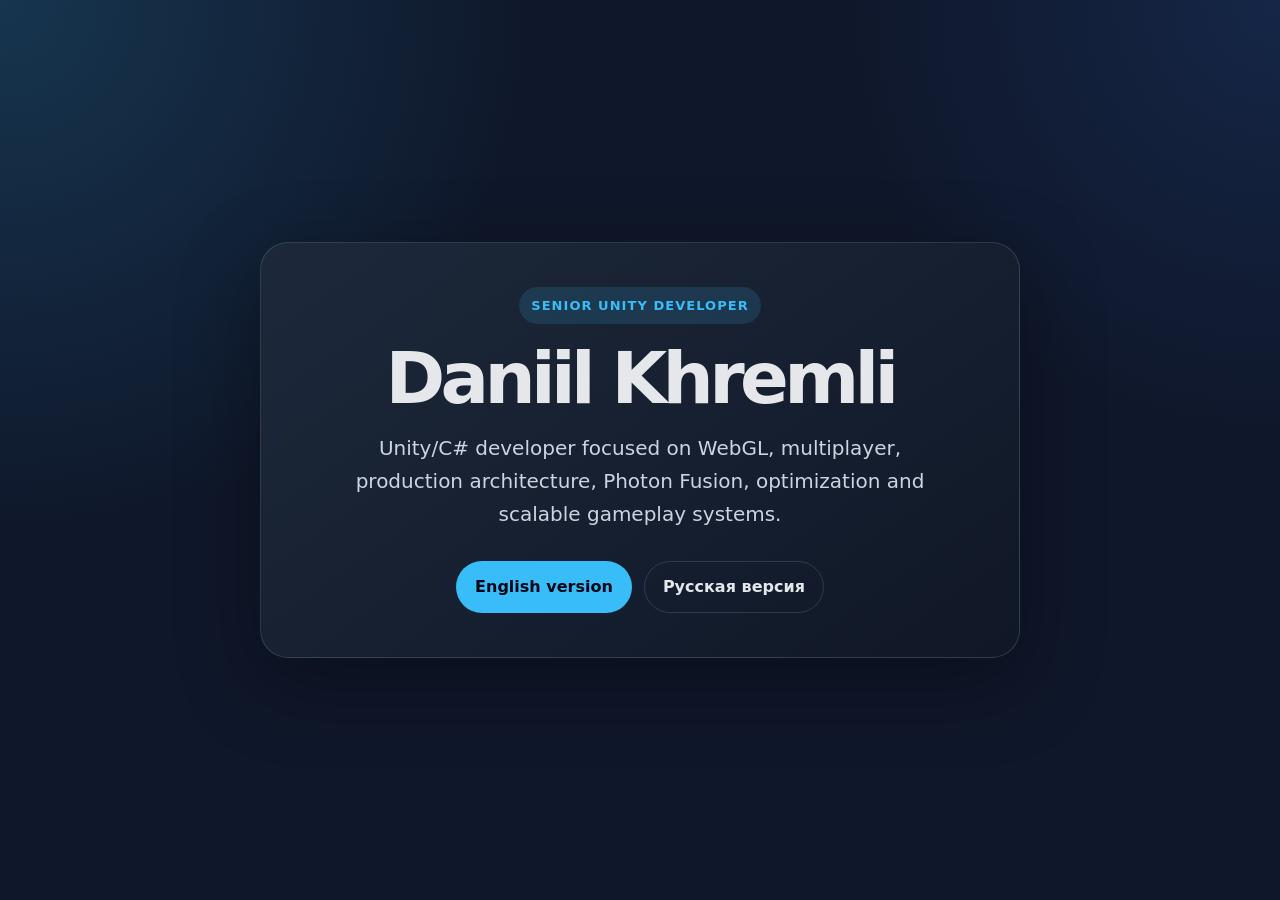
<file: index.html>
<!DOCTYPE html>
<html lang="en">
<head>
    <meta charset="UTF-8"/>
    <meta name="viewport" content="width=device-width, initial-scale=1.0"/>
    
    <link rel="canonical" href="https://YOUR_GITHUB_PAGES_URL/"/>
    <link rel="alternate" hreflang="en" href="https://YOUR_GITHUB_PAGES_URL/cv-en/index-en.html"/>
    <link rel="alternate" hreflang="ru" href="https://YOUR_GITHUB_PAGES_URL/cv-ru/index-ru.html"/>
    <link rel="alternate" hreflang="x-default" href="https://YOUR_GITHUB_PAGES_URL/"/>

    <title>Daniil Khremli — Senior Unity Developer</title>

    <meta name="description"
          content="Daniil Khremli — Senior Unity Developer. Unity/C#, WebGL, Photon Fusion, Zenject, UniTask, Addressables, AR/VR and mobile development."/>
    <meta name="author" content="Daniil Khremli"/>

    <meta property="og:title" content="Daniil Khremli — Senior Unity Developer"/>
    <meta property="og:description"
          content="Senior Unity Developer with 9+ years of experience in Unity/C#, WebGL, Mobile, AR/VR, Photon Fusion and production architecture."/>
    <meta property="og:type" content="website"/>
    <meta property="og:url" content="https://iabloko.github.io/DaniilKhremli-CV"/>

    <script type="application/ld+json">
        {
            "@context": "https://schema.org",
            "@type": "Person",
            "name": "Daniil Khremli",
            "alternateName": [
                "Daniil Khremli",
                "Хремли Даниил",
                "iabloko"
            ],
            "jobTitle": "Senior Unity Developer",
            "description": "Senior Unity Developer with 9+ years of experience in Unity/C#, WebGL, Photon Fusion, Zenject, UniTask, Addressables, AR/VR and mobile development.",
            "email": "mailto:dxsunty@gmail.com",
            "url": "https://YOUR_GITHUB_PAGES_URL/cv-en/index-en.html",
            "sameAs": [
                "https://t.me/labloko",
                "https://www.crazygames.com/game/megamodgames",
                "https://pw.game/",
                "https://daniilkhremli.notion.site/Khremli-Daniil-3558e0cfb75980f28465c7d441dc53a8?pvs=74"
            ],
            "knowsAbout": [
                "Unity",
                "C#",
                "Unity WebGL",
                "Photon Fusion",
                "Photon PUN 2",
                "Zenject",
                "UniTask",
                "Addressables",
                "AR/VR",
                "Mobile game development",
                "Gameplay systems",
                "Network synchronization",
                "Unity optimization",
                "CrazyGames SDK",
                "Yandex Games SDK",
                "Telegram Mini Apps",
                "REST API",
                "WebSocket"
            ],
            "hasOccupation": {
                "@type": "Occupation",
                "name": "Senior Unity Developer",
                "skills": "Unity, C#, WebGL, Photon Fusion, Zenject, UniTask, Addressables, AR/VR, mobile development, gameplay systems, network synchronization, optimization"
            },
            "workExample": [
                {
                    "@type": "CreativeWork",
                    "name": "Megamod Games",
                    "url": "https://www.crazygames.com/game/megamodgames",
                    "description": "WebGL UGC platform with multiplayer gameplay, Addressables, monetization and external platform releases."
                },
                {
                    "@type": "CreativeWork",
                    "name": "Pixel World",
                    "url": "https://pw.game/",
                    "description": "WebGL multiplayer shooter for Telegram Mini Apps supporting thousands of daily players, in-app purchases and shareable player statistics."
                },
                {
                    "@type": "CreativeWork",
                    "name": "Portfolio",
                    "url": "https://daniilkhremli.notion.site/Khremli-Daniil-3558e0cfb75980f28465c7d441dc53a8?pvs=74",
                    "description": "Collection of Unity projects, videos and portfolio materials."
                }
            ]
        }
    </script>
    <script defer src="https://cloud.umami.is/script.js" data-website-id="bb255612-b132-4e96-9bab-b88a3695d3e5"></script>
    <link rel="stylesheet" href="styles.css"/>

    <style>
        .language-page {
            min-height: 100vh;
            display: grid;
            place-items: center;
            padding: 32px;
        }

        .language-card {
            width: min(100%, 760px);
            padding: 44px;
            border: 1px solid var(--border);
            border-radius: var(--radius-xl);
            background: linear-gradient(145deg, rgba(30, 41, 59, 0.96), rgba(17, 24, 39, 0.94));
            box-shadow: var(--shadow);
            text-align: center;
        }

        .language-title {
            margin-bottom: 18px;
            font-size: clamp(38px, 7vw, 72px);
            line-height: 0.96;
            letter-spacing: -0.065em;
        }

        .language-subtitle {
            max-width: 620px;
            margin: 0 auto 30px;
            color: #cbd5e1;
            font-size: 20px;
        }

        .language-actions {
            display: flex;
            justify-content: center;
            flex-wrap: wrap;
            gap: 12px;
        }

        @media (max-width: 680px) {
            .language-card {
                padding: 28px;
            }

            .language-actions {
                flex-direction: column;
            }
        }
    </style>
</head>
<body>
<main class="language-page">
    <section class="language-card">
        <p class="eyebrow">Senior Unity Developer</p>

        <h1 class="language-title">Daniil Khremli</h1>

        <p class="language-subtitle">
            Unity/C# developer focused on WebGL, multiplayer, production architecture,
            Photon Fusion, optimization and scalable gameplay systems.
        </p>

        <div class="language-actions">
            <a class="button" href="cv-en/index-en.html">English version</a>
            <a class="button secondary" href="cv-ru/index-ru.html">Русская версия</a>
        </div>
    </section>
</main>
</body>
</html>
</file>
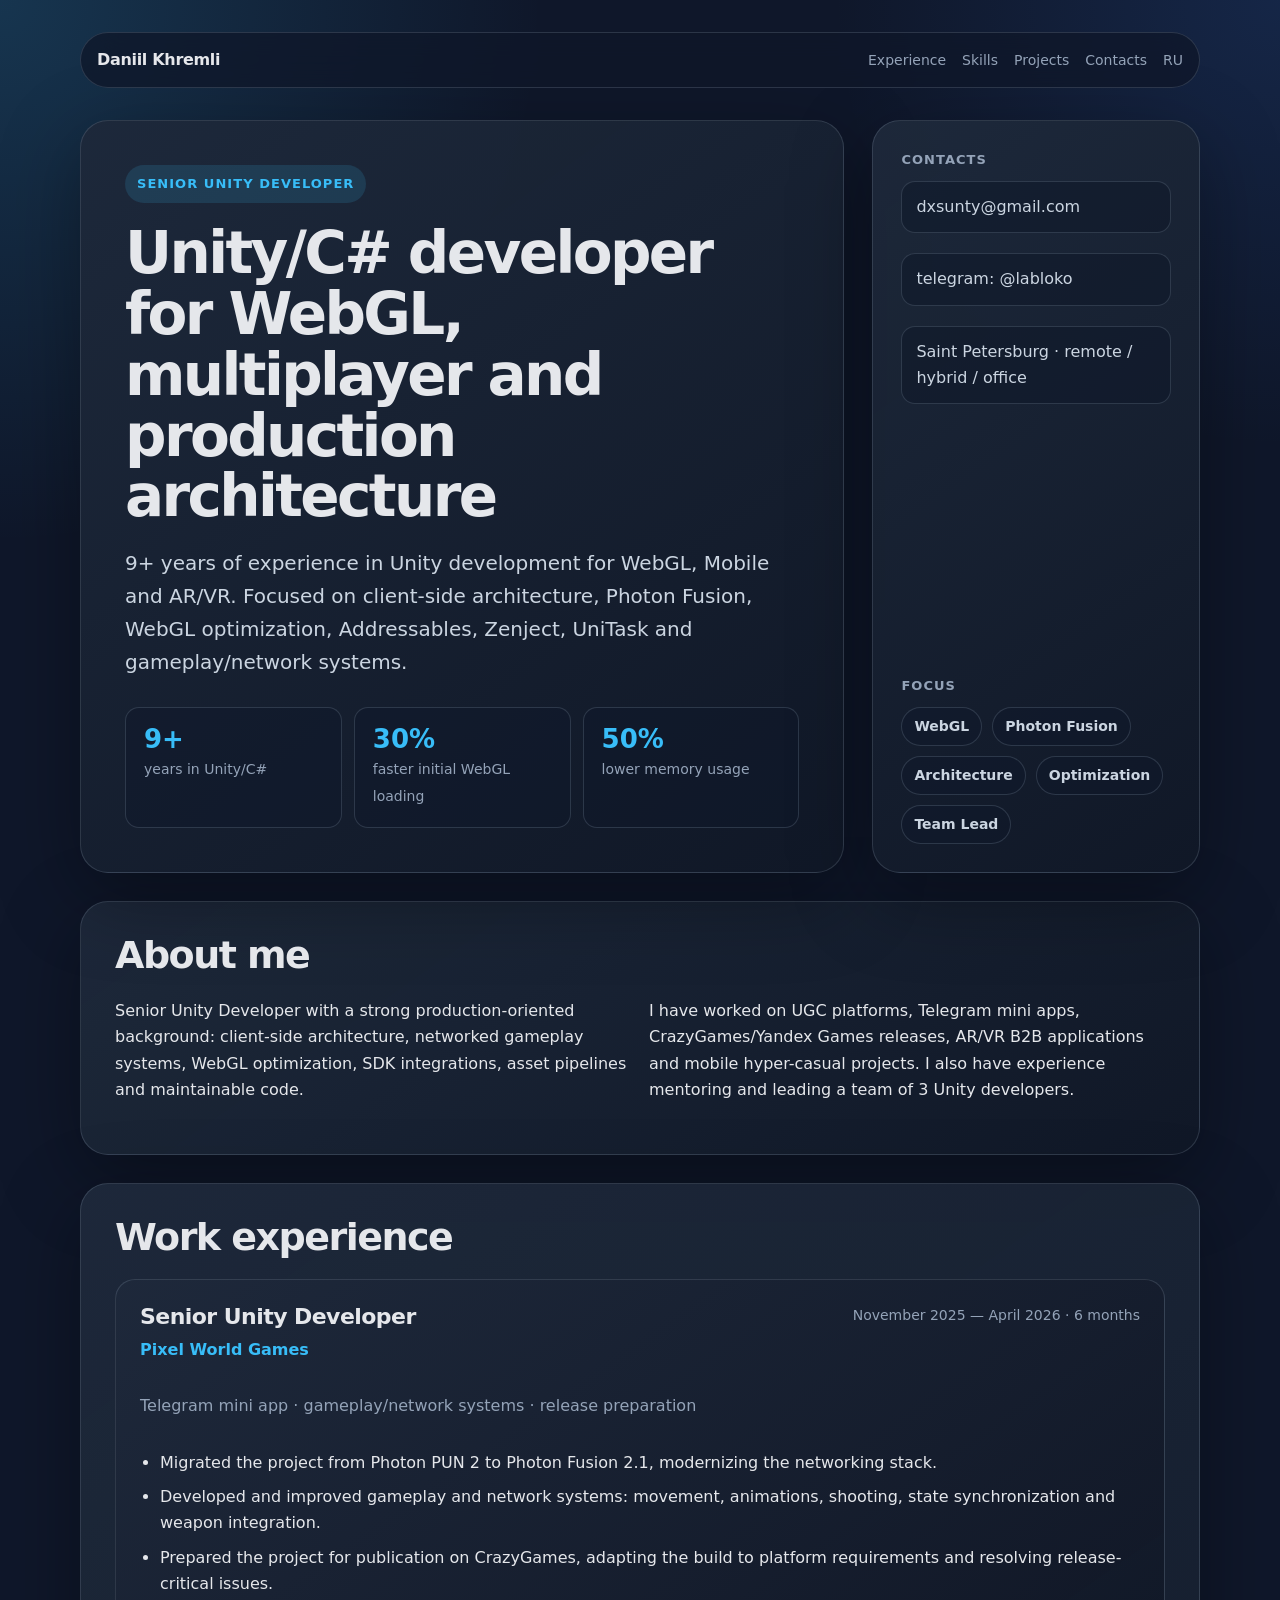
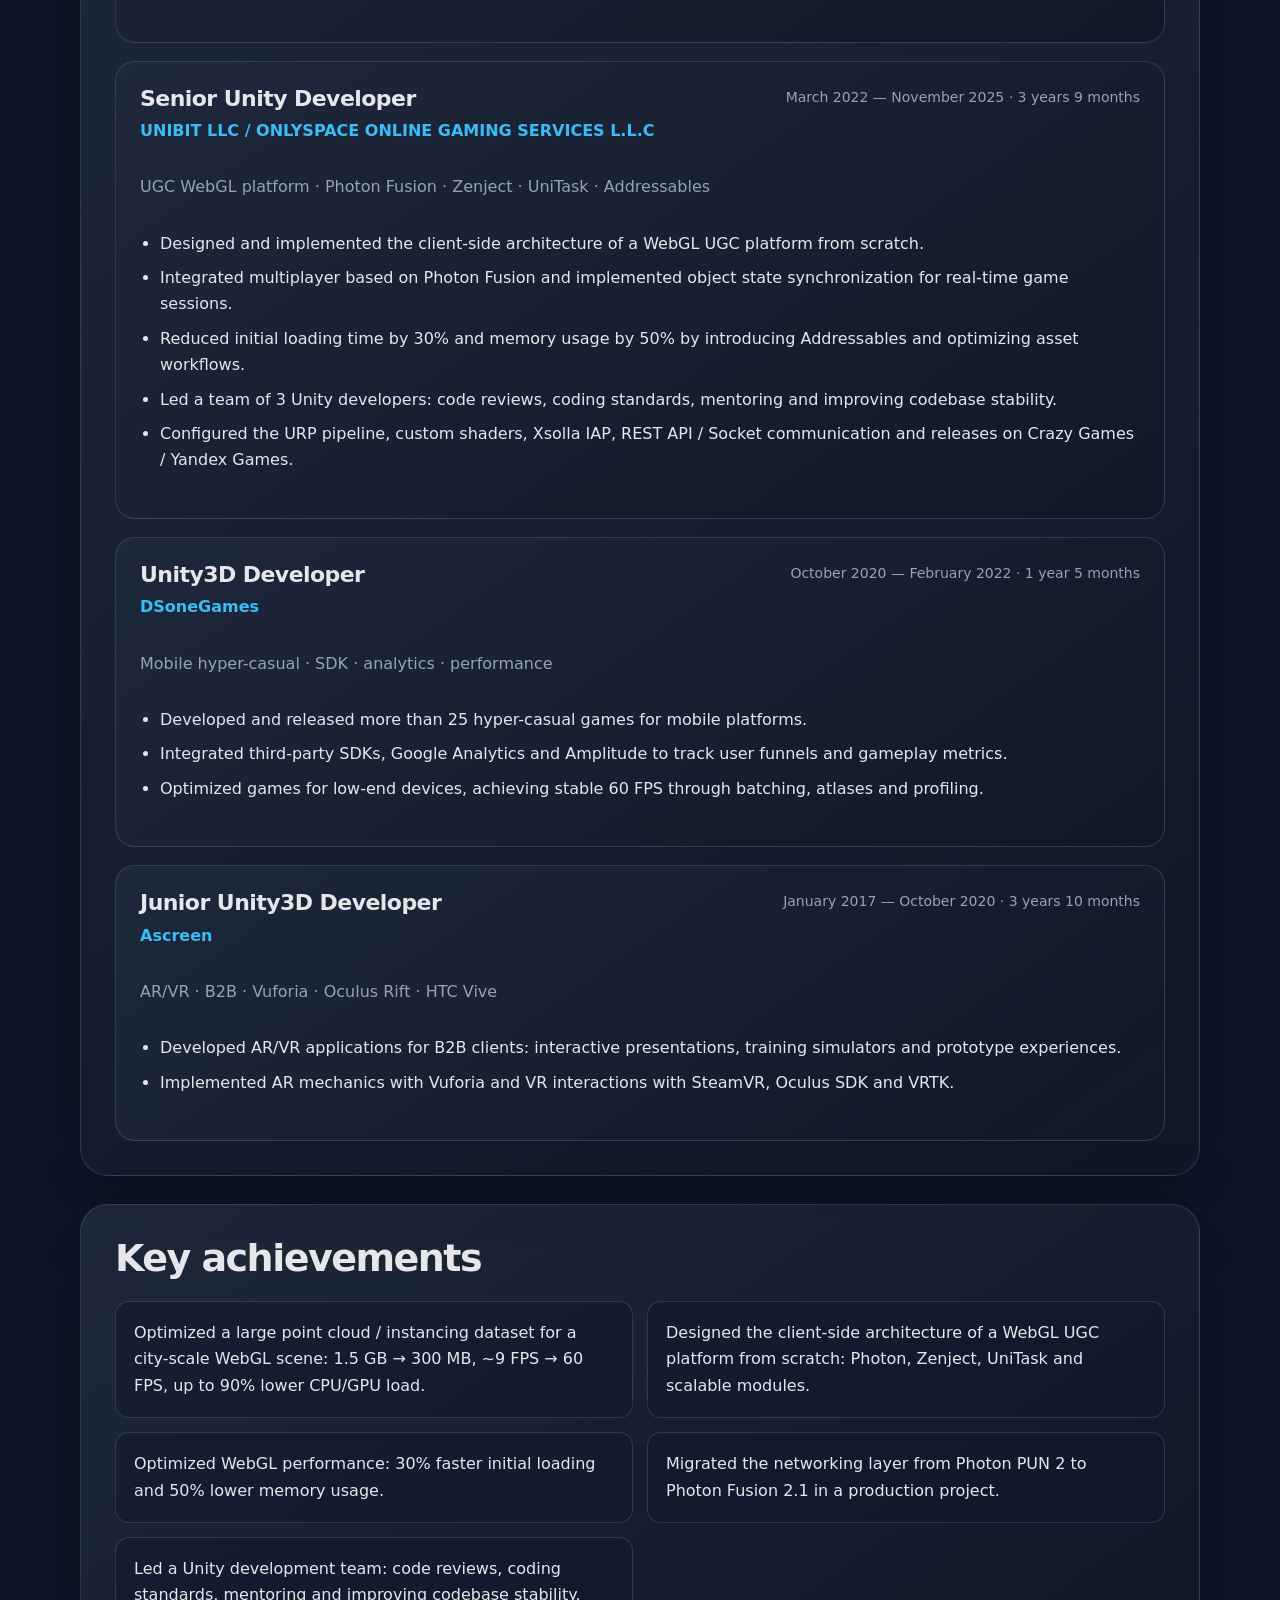
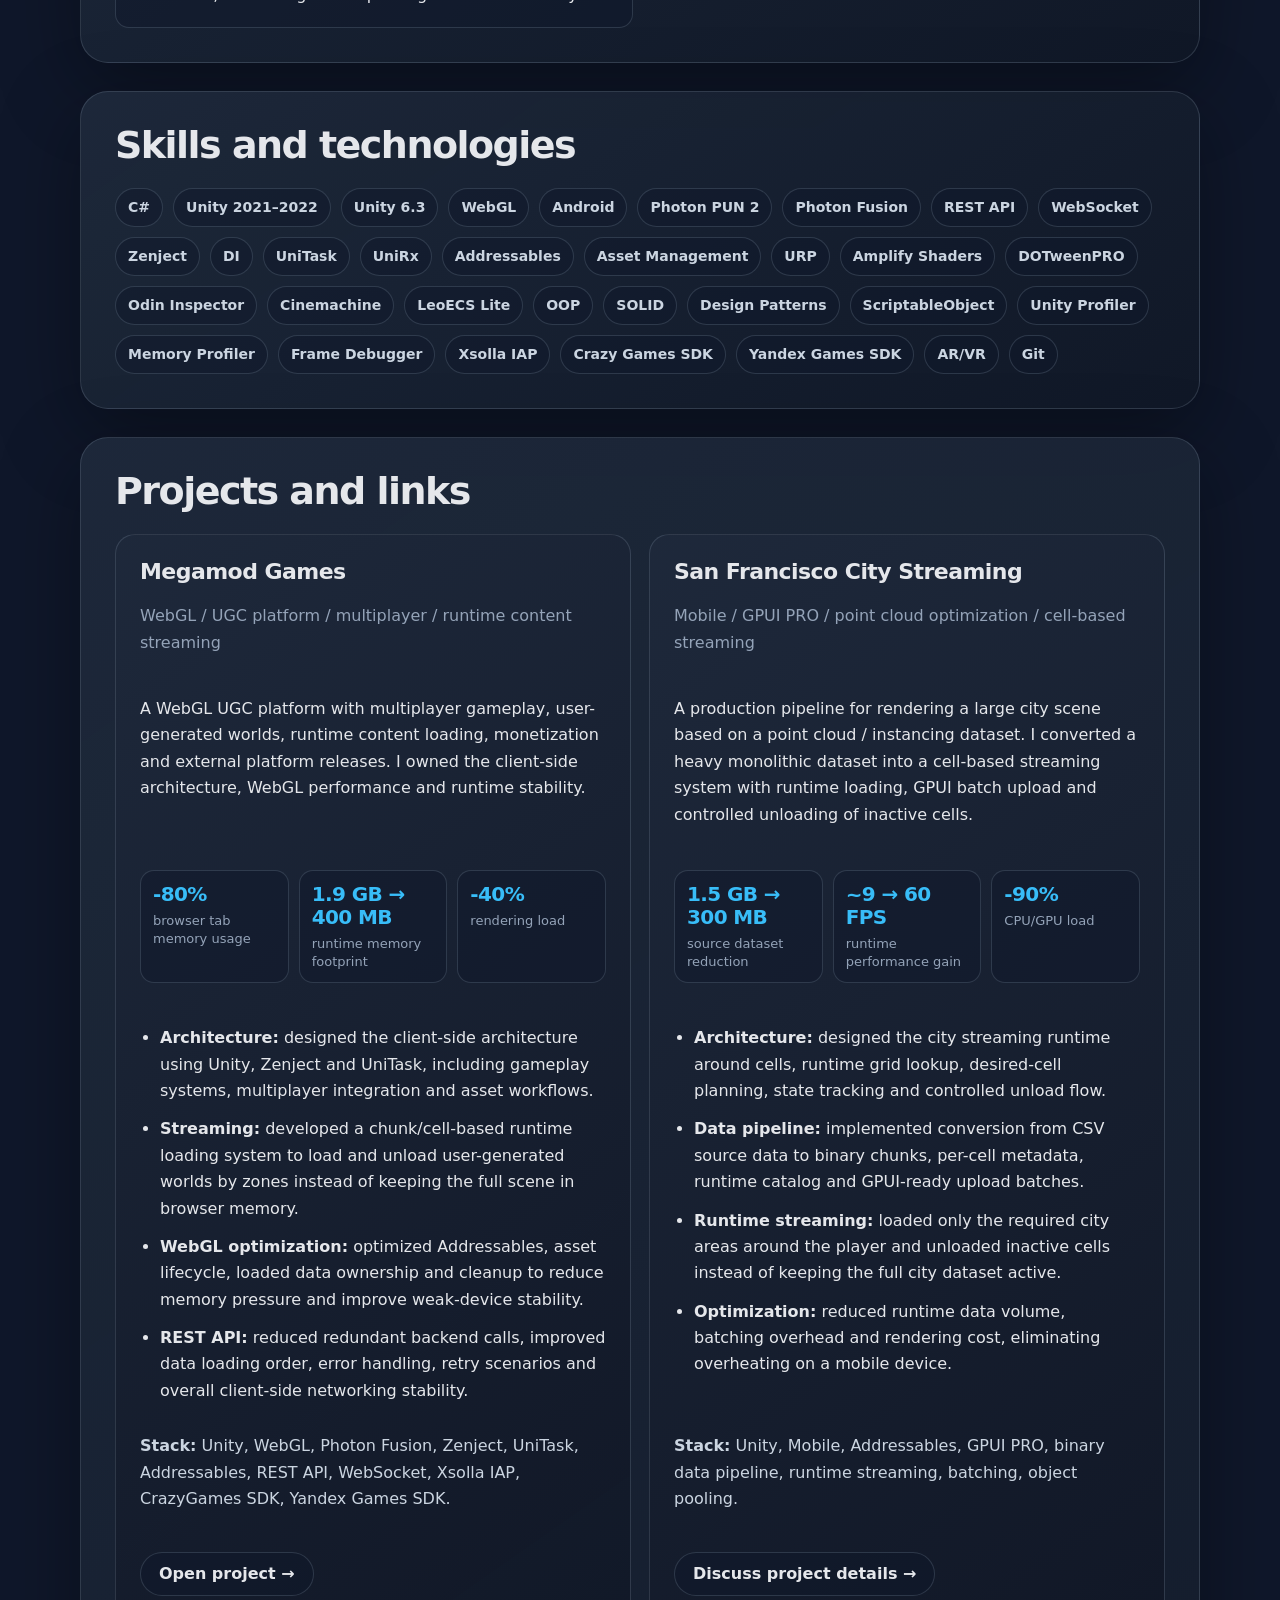
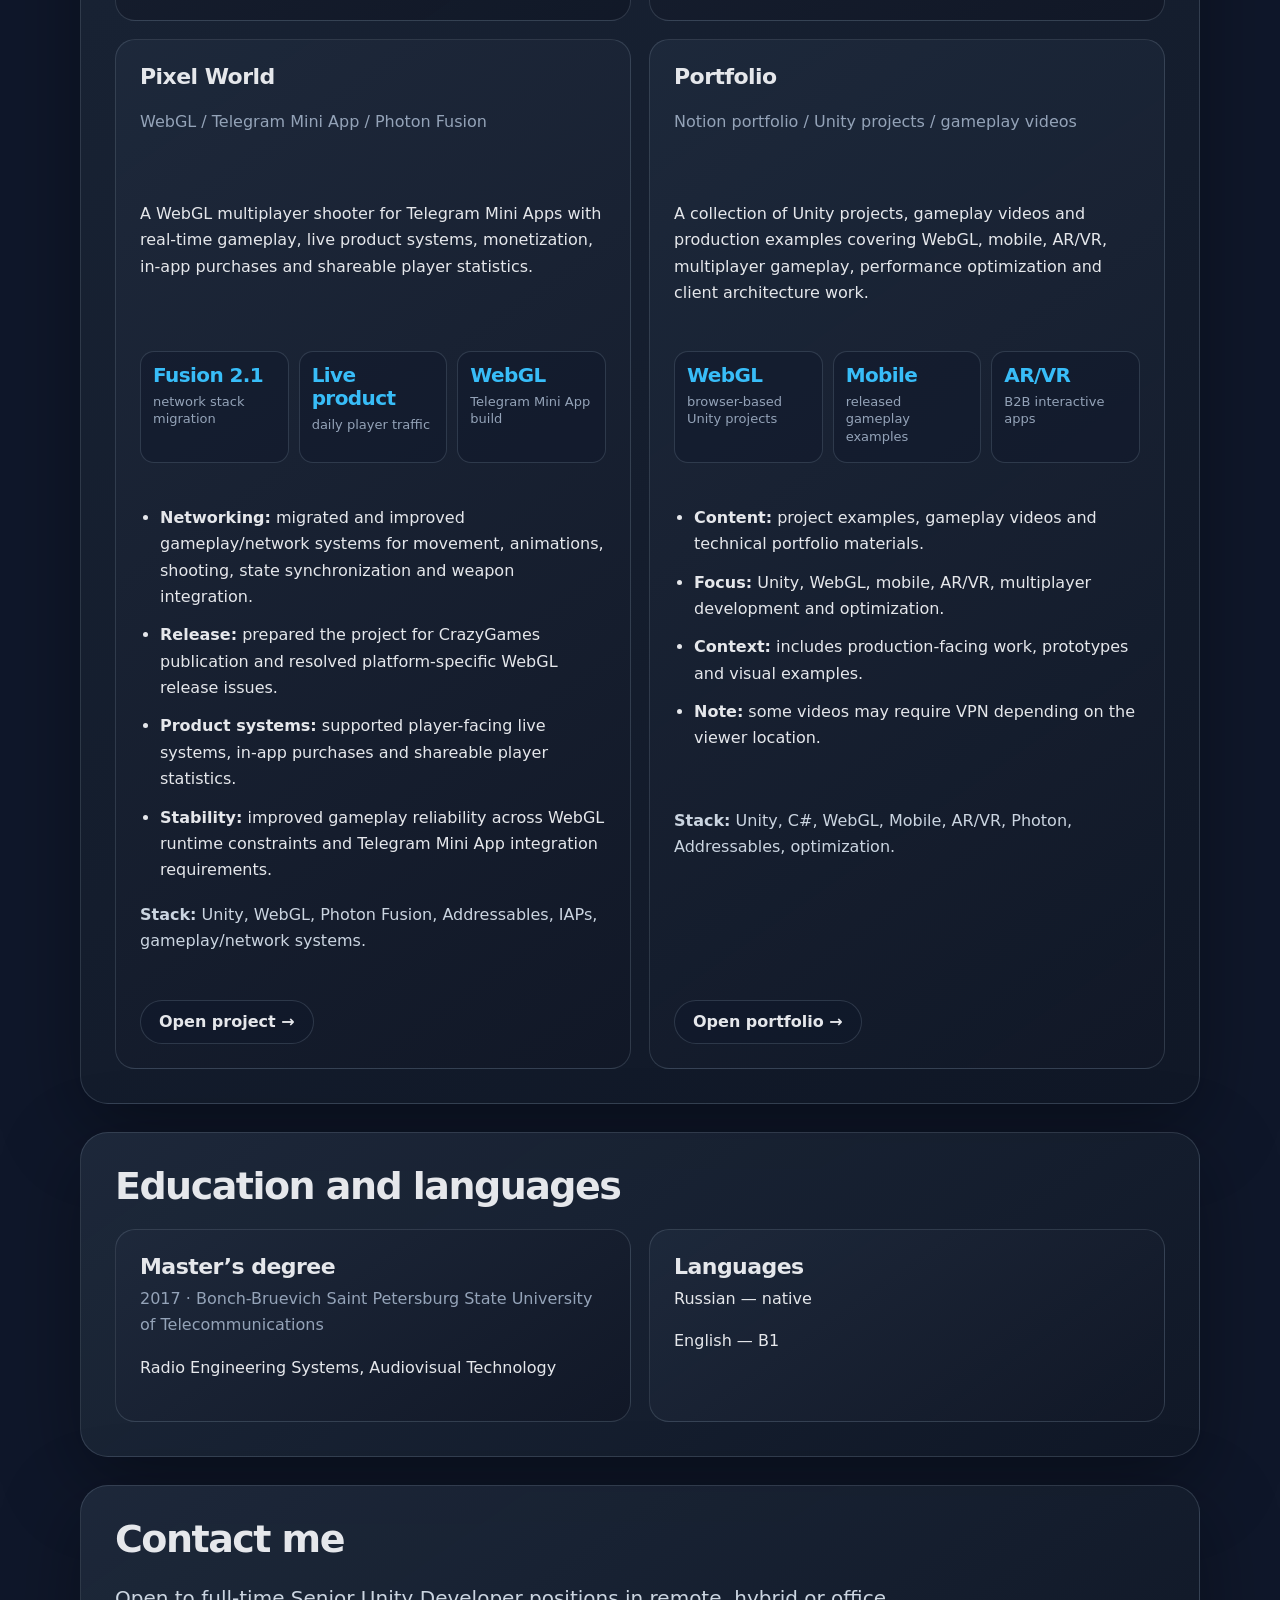
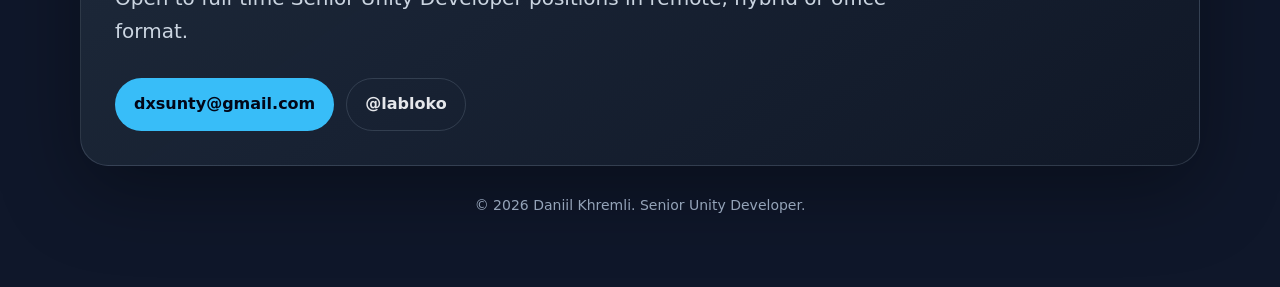
<file: cv-en/index-en.html>
<!DOCTYPE html>
<html lang="en">
<head>
    <meta charset="UTF-8"/>
    <meta name="viewport" content="width=device-width, initial-scale=1.0"/>
    <meta name="description"
          content="Daniil Khremli — Senior Unity Developer. 9+ years of experience in Unity/C#, WebGL, Photon Fusion, Zenject, UniTask, Addressables, AR/VR and mobile development."/>
    <meta name="keywords"
          content="Unity Developer, Senior Unity Developer, Unity WebGL, Photon Fusion, C#, Zenject, UniTask, Addressables, AR VR, Game Developer"/>
    <meta name="author" content="Daniil Khremli"/>

    <meta property="og:title" content="Daniil Khremli — Senior Unity Developer"/>
    <meta property="og:description"
          content="Senior Unity Developer with 9+ years of experience in WebGL, Mobile, AR/VR, Photon Fusion and Unity project architecture."/>
    <meta property="og:type" content="website"/>
    <meta property="og:url" content="https://iabloko.github.io/DaniilKhremli-CV/cv-en/index-en.html"/>
    <script type="application/ld+json">
        {
            "@context": "https://schema.org",
            "@type": "Person",
            "name": "Daniil Khremli",
            "alternateName": [
                "Daniil Khremli",
                "Хремли Даниил",
                "iabloko"
            ],
            "jobTitle": "Senior Unity Developer",
            "description": "Senior Unity Developer with 9+ years of experience in Unity/C#, WebGL, Photon Fusion, Zenject, UniTask, Addressables, AR/VR and mobile development.",
            "email": "mailto:dxsunty@gmail.com",
            "url": "https://iabloko.github.io/DaniilKhremli-CV/cv-en/index-en.html",
            "sameAs": [
                "https://t.me/labloko",
                "https://www.crazygames.com/game/megamodgames",
                "https://pw.game/",
                "https://daniilkhremli.notion.site/Khremli-Daniil-3558e0cfb75980f28465c7d441dc53a8?pvs=74"
            ],
            "knowsAbout": [
                "Unity",
                "C#",
                "Unity WebGL",
                "Photon Fusion",
                "Photon PUN 2",
                "Zenject",
                "UniTask",
                "Addressables",
                "AR/VR",
                "Mobile game development",
                "Gameplay systems",
                "Network synchronization",
                "Unity optimization",
                "CrazyGames SDK",
                "Yandex Games SDK",
                "Telegram Mini Apps",
                "REST API",
                "WebSocket"
            ],
            "hasOccupation": {
                "@type": "Occupation",
                "name": "Senior Unity Developer",
                "skills": "Unity, C#, WebGL, Photon Fusion, Zenject, UniTask, Addressables, AR/VR, mobile development, gameplay systems, network synchronization, optimization"
            },
            "workExample": [
                {
                    "@type": "CreativeWork",
                    "name": "Megamod Games",
                    "url": "https://www.crazygames.com/game/megamodgames",
                    "description": "WebGL UGC platform with multiplayer gameplay, Addressables, monetization and external platform releases."
                },
                {
                    "@type": "CreativeWork",
                    "name": "San Francisco City Streaming",
                    "description": "City-scale mobile point cloud and GPUI runtime streaming optimization: 1.5 GB to 300 MB, 9 FPS to 60 FPS, and significantly reduced CPU/GPU load."
                },
                {
                    "@type": "CreativeWork",
                    "name": "Pixel World",
                    "url": "https://pw.game/",
                    "description": "WebGL multiplayer shooter for Telegram Mini Apps supporting thousands of daily players, in-app purchases and shareable player statistics."
                },
                {
                    "@type": "CreativeWork",
                    "name": "Portfolio",
                    "url": "https://daniilkhremli.notion.site/Khremli-Daniil-3558e0cfb75980f28465c7d441dc53a8?pvs=74",
                    "description": "Collection of Unity projects, videos and portfolio materials."
                }
            ]
        }
    </script>

    <link rel="stylesheet" href="../styles.css"/>
    <link rel="stylesheet" href="../project-stack-fix.css"/>
    <link rel="canonical" href="https://iabloko.github.io/DaniilKhremli-CV/cv-en/index-en.html"/>
    <link rel="alternate" hreflang="en" href="https://iabloko.github.io/DaniilKhremli-CV/cv-en/index-en.html"/>
    <link rel="alternate" hreflang="ru" href="https://iabloko.github.io/DaniilKhremli-CV/cv-ru/index-ru.html"/>
    <link rel="alternate" hreflang="x-default" href="https://iabloko.github.io/DaniilKhremli-CV/"/>

    <script defer src="https://cloud.umami.is/script.js" data-website-id="bb255612-b132-4e96-9bab-b88a3695d3e5"></script>
    <title>Daniil Khremli — Senior Unity Developer</title>

</head>
<body>
<main class="page">
    <nav class="nav" aria-label="Main navigation">
        <a href="#top" class="nav-name">Daniil Khremli</a>
        <div class="nav-links">
            <a href="#experience">Experience</a>
            <a href="#skills">Skills</a>
            <a href="#projects">Projects</a>
            <a href="#contacts">Contacts</a>
            <a href="../cv-ru/index-ru.html">RU</a>
        </div>
    </nav>

    <header class="hero" id="top">
        <section class="hero-main" aria-labelledby="hero-title">
            <p class="eyebrow">Senior Unity Developer</p>

            <h1 id="hero-title">
                Unity/C# developer for WebGL, multiplayer and production architecture
            </h1>

            <p class="lead">
                9+ years of experience in Unity development for WebGL, Mobile and AR/VR.
                Focused on client-side architecture, Photon Fusion, WebGL optimization,
                Addressables, Zenject, UniTask and gameplay/network systems.
            </p>

            <div class="stats" aria-label="Key metrics">
                <div class="stat">
                    <strong>9+</strong>
                    <span>years in Unity/C#</span>
                </div>
                <div class="stat">
                    <strong>30%</strong>
                    <span>faster initial WebGL loading</span>
                </div>
                <div class="stat">
                    <strong>50%</strong>
                    <span>lower memory usage</span>
                </div>
            </div>
        </section>

        <aside class="hero-side" aria-label="Contact information">
            <div>
                <p class="side-title">Contacts</p>
                <ul class="contact-list">
                    <li><a href="mailto:dxsunty@gmail.com">dxsunty@gmail.com</a></li>
                    <li><a href="https://t.me/labloko" target="_blank" rel="noopener noreferrer">telegram: @labloko</a>
                    </li>
                    <li><span>Saint Petersburg · remote / hybrid / office</span></li>
                </ul>
            </div>

            <div>
                <p class="side-title">Focus</p>
                <div class="tags">
                    <span class="tag">WebGL</span>
                    <span class="tag">Photon Fusion</span>
                    <span class="tag">Architecture</span>
                    <span class="tag">Optimization</span>
                    <span class="tag">Team Lead</span>
                </div>
            </div>
        </aside>
    </header>

    <section class="section" aria-labelledby="about-title">
        <h2 id="about-title">About me</h2>
        <div class="grid-2">
            <p>
                Senior Unity Developer with a strong production-oriented background:
                client-side architecture, networked gameplay systems, WebGL optimization,
                SDK integrations, asset pipelines and maintainable code.
            </p>
            <p>
                I have worked on UGC platforms, Telegram mini apps, CrazyGames/Yandex Games
                releases, AR/VR B2B applications and mobile hyper-casual projects.
                I also have experience mentoring and leading a team of 3 Unity developers.
            </p>
        </div>
    </section>

    <section class="section" id="experience" aria-labelledby="experience-title">
        <h2 id="experience-title">Work experience</h2>

        <div class="cards">
            <article class="card">
                <div class="card-header">
                    <div>
                        <h3>Senior Unity Developer</h3>
                        <p class="company">Pixel World Games</p>
                    </div>
                    <p class="period">November 2025 — April 2026 · 6 months</p>
                </div>

                <p class="muted">Telegram mini app · gameplay/network systems · release preparation</p>

                <ul>
                    <li>Migrated the project from Photon PUN 2 to Photon Fusion 2.1, modernizing the networking stack.
                    </li>
                    <li>Developed and improved gameplay and network systems: movement, animations, shooting, state
                        synchronization and weapon integration.
                    </li>
                    <li>Prepared the project for publication on CrazyGames, adapting the build to platform requirements
                        and resolving release-critical issues.
                    </li>
                </ul>
            </article>

            <article class="card">
                <div class="card-header">
                    <div>
                        <h3>Senior Unity Developer</h3>
                        <p class="company">UNIBIT LLC / ONLYSPACE ONLINE GAMING SERVICES L.L.C</p>
                    </div>
                    <p class="period">March 2022 — November 2025 · 3 years 9 months</p>
                </div>

                <p class="muted">UGC WebGL platform · Photon Fusion · Zenject · UniTask · Addressables</p>

                <ul>
                    <li>Designed and implemented the client-side architecture of a WebGL UGC platform from scratch.</li>
                    <li>Integrated multiplayer based on Photon Fusion and implemented object state synchronization for
                        real-time game sessions.
                    </li>
                    <li>Reduced initial loading time by 30% and memory usage by 50% by introducing Addressables and
                        optimizing asset workflows.
                    </li>
                    <li>Led a team of 3 Unity developers: code reviews, coding standards, mentoring and improving
                        codebase stability.
                    </li>
                    <li>Configured the URP pipeline, custom shaders, Xsolla IAP, REST API / Socket communication and
                        releases on Crazy Games / Yandex Games.
                    </li>
                </ul>
            </article>

            <article class="card">
                <div class="card-header">
                    <div>
                        <h3>Unity3D Developer</h3>
                        <p class="company">DSoneGames</p>
                    </div>
                    <p class="period">October 2020 — February 2022 · 1 year 5 months</p>
                </div>

                <p class="muted">Mobile hyper-casual · SDK · analytics · performance</p>

                <ul>
                    <li>Developed and released more than 25 hyper-casual games for mobile platforms.</li>
                    <li>Integrated third-party SDKs, Google Analytics and Amplitude to track user funnels and gameplay
                        metrics.
                    </li>
                    <li>Optimized games for low-end devices, achieving stable 60 FPS through batching, atlases and
                        profiling.
                    </li>
                </ul>
            </article>

            <article class="card">
                <div class="card-header">
                    <div>
                        <h3>Junior Unity3D Developer</h3>
                        <p class="company">Ascreen</p>
                    </div>
                    <p class="period">January 2017 — October 2020 · 3 years 10 months</p>
                </div>

                <p class="muted">AR/VR · B2B · Vuforia · Oculus Rift · HTC Vive</p>

                <ul>
                    <li>Developed AR/VR applications for B2B clients: interactive presentations, training simulators and
                        prototype experiences.
                    </li>
                    <li>Implemented AR mechanics with Vuforia and VR interactions with SteamVR, Oculus SDK and VRTK.
                    </li>
                </ul>
            </article>
        </div>
    </section>

    <section class="section" aria-labelledby="achievements-title">
        <h2 id="achievements-title">Key achievements</h2>

        <ul class="highlight-list">
            <li>Optimized a large point cloud / instancing dataset for a city-scale WebGL scene: 1.5 GB → 300 MB, ~9 FPS
                → 60 FPS, up to 90% lower CPU/GPU load.
            </li>
            <li>Designed the client-side architecture of a WebGL UGC platform from scratch: Photon, Zenject, UniTask and
                scalable modules.
            </li>
            <li>Optimized WebGL performance: 30% faster initial loading and 50% lower memory usage.</li>
            <li>Migrated the networking layer from Photon PUN 2 to Photon Fusion 2.1 in a production project.</li>
            <li>Led a Unity development team: code reviews, coding standards, mentoring and improving codebase
                stability.
            </li>
        </ul>
    </section>

    <section class="section" id="skills" aria-labelledby="skills-title">
        <h2 id="skills-title">Skills and technologies</h2>

        <div class="tags">
            <span class="tag">C#</span>
            <span class="tag">Unity 2021–2022</span>
            <span class="tag">Unity 6.3</span>
            <span class="tag">WebGL</span>
            <span class="tag">Android</span>
            <span class="tag">Photon PUN 2</span>
            <span class="tag">Photon Fusion</span>
            <span class="tag">REST API</span>
            <span class="tag">WebSocket</span>
            <span class="tag">Zenject</span>
            <span class="tag">DI</span>
            <span class="tag">UniTask</span>
            <span class="tag">UniRx</span>
            <span class="tag">Addressables</span>
            <span class="tag">Asset Management</span>
            <span class="tag">URP</span>
            <span class="tag">Amplify Shaders</span>
            <span class="tag">DOTweenPRO</span>
            <span class="tag">Odin Inspector</span>
            <span class="tag">Cinemachine</span>
            <span class="tag">LeoECS Lite</span>
            <span class="tag">OOP</span>
            <span class="tag">SOLID</span>
            <span class="tag">Design Patterns</span>
            <span class="tag">ScriptableObject</span>
            <span class="tag">Unity Profiler</span>
            <span class="tag">Memory Profiler</span>
            <span class="tag">Frame Debugger</span>
            <span class="tag">Xsolla IAP</span>
            <span class="tag">Crazy Games SDK</span>
            <span class="tag">Yandex Games SDK</span>
            <span class="tag">AR/VR</span>
            <span class="tag">Git</span>
        </div>
    </section>

    <section class="section" id="projects" aria-labelledby="projects-title">
        <h2 id="projects-title">Projects and links</h2>

        <div class="grid-2">
            <article class="card project-card" itemscope itemtype="https://schema.org/CreativeWork">
                <h3 itemprop="name">Megamod Games</h3>
                <p class="muted">WebGL / UGC platform / multiplayer / runtime content streaming</p>

                <p class="project-description" itemprop="description">
                    A WebGL UGC platform with multiplayer gameplay, user-generated worlds,
                    runtime content loading, monetization and external platform releases.
                    I owned the client-side architecture, WebGL performance and runtime stability.
                </p>

                <div class="project-metrics" aria-label="Megamod Games key results">
                    <div class="project-metric">
                        <strong>-80%</strong>
                        <span>browser tab memory usage</span>
                    </div>
                    <div class="project-metric">
                        <strong>1.9 GB → 400 MB</strong>
                        <span>runtime memory footprint</span>
                    </div>
                    <div class="project-metric">
                        <strong>-40%</strong>
                        <span>rendering load</span>
                    </div>
                </div>

                <ul class="project-points">
                    <li>
                        <strong>Architecture:</strong> designed the client-side architecture using Unity,
                        Zenject and UniTask, including gameplay systems, multiplayer integration and asset workflows.
                    </li>
                    <li>
                        <strong>Streaming:</strong> developed a chunk/cell-based runtime loading system to load and unload
                        user-generated worlds by zones instead of keeping the full scene in browser memory.
                    </li>
                    <li>
                        <strong>WebGL optimization:</strong> optimized Addressables, asset lifecycle, loaded data ownership
                        and cleanup to reduce memory pressure and improve weak-device stability.
                    </li>
                    <li>
                        <strong>REST API:</strong> reduced redundant backend calls, improved data loading order,
                        error handling, retry scenarios and overall client-side networking stability.
                    </li>
                </ul>

                <p class="project-stack">
                    <strong>Stack:</strong> Unity, WebGL, Photon Fusion, Zenject, UniTask, Addressables,
                    REST API, WebSocket, Xsolla IAP, CrazyGames SDK, Yandex Games SDK.
                </p>

                <a itemprop="url" href="https://www.crazygames.com/game/megamodgames" target="_blank"
                   rel="noopener noreferrer">Open project →</a>
            </article>

            <article class="card project-card" itemscope itemtype="https://schema.org/CreativeWork">
                <h3 itemprop="name">San Francisco City Streaming</h3>
                <p class="muted">Mobile / GPUI PRO / point cloud optimization / cell-based streaming</p>

                <p class="project-description" itemprop="description">
                    A production pipeline for rendering a large city scene based on a point cloud / instancing dataset.
                    I converted a heavy monolithic dataset into a cell-based streaming system with runtime loading,
                    GPUI batch upload and controlled unloading of inactive cells.
                </p>

                <div class="project-metrics" aria-label="San Francisco City Streaming key results">
                    <div class="project-metric">
                        <strong>1.5 GB → 300 MB</strong>
                        <span>source dataset reduction</span>
                    </div>
                    <div class="project-metric">
                        <strong>~9 → 60 FPS</strong>
                        <span>runtime performance gain</span>
                    </div>
                    <div class="project-metric">
                        <strong>-90%</strong>
                        <span>CPU/GPU load</span>
                    </div>
                </div>

                <ul class="project-points">
                    <li>
                        <strong>Architecture:</strong> designed the city streaming runtime around cells,
                        runtime grid lookup, desired-cell planning, state tracking and controlled unload flow.
                    </li>
                    <li>
                        <strong>Data pipeline:</strong> implemented conversion from CSV source data to binary chunks,
                        per-cell metadata, runtime catalog and GPUI-ready upload batches.
                    </li>
                    <li>
                        <strong>Runtime streaming:</strong> loaded only the required city areas around the player and
                        unloaded inactive cells instead of keeping the full city dataset active.
                    </li>
                    <li>
                        <strong>Optimization:</strong> reduced runtime data volume, batching overhead and rendering cost,
                        eliminating overheating on a mobile device.
                    </li>
                </ul>

                <p class="project-stack">
                    <strong>Stack:</strong> Unity, Mobile, Addressables, GPUI PRO, binary data pipeline,
                    runtime streaming, batching, object pooling.
                </p>
                <a href="#contacts">Discuss project details →</a>
            </article>

            <article class="card project-card" itemscope itemtype="https://schema.org/CreativeWork">
                <h3 itemprop="name">Pixel World</h3>
                <p class="muted">WebGL / Telegram Mini App / Photon Fusion</p>

                <p class="project-description" itemprop="description">
                    A WebGL multiplayer shooter for Telegram Mini Apps with real-time gameplay,
                    live product systems, monetization, in-app purchases and shareable player statistics.
                </p>

                <div class="project-metrics" aria-label="Pixel World key results">
                    <div class="project-metric">
                        <strong>Fusion 2.1</strong>
                        <span>network stack migration</span>
                    </div>
                    <div class="project-metric">
                        <strong>Live product</strong>
                        <span>daily player traffic</span>
                    </div>
                    <div class="project-metric">
                        <strong>WebGL</strong>
                        <span>Telegram Mini App build</span>
                    </div>
                </div>

                <ul class="project-points">
                    <li>
                        <strong>Networking:</strong> migrated and improved gameplay/network systems for movement,
                        animations, shooting, state synchronization and weapon integration.
                    </li>
                    <li>
                        <strong>Release:</strong> prepared the project for CrazyGames publication and resolved
                        platform-specific WebGL release issues.
                    </li>
                    <li>
                        <strong>Product systems:</strong> supported player-facing live systems, in-app purchases
                        and shareable player statistics.
                    </li>
                    <li>
                        <strong>Stability:</strong> improved gameplay reliability across WebGL runtime constraints
                        and Telegram Mini App integration requirements.
                    </li>
                </ul>

                <p class="project-stack">
                    <strong>Stack:</strong> Unity, WebGL, Photon Fusion, Addressables, IAPs, gameplay/network systems.
                </p>

                <a itemprop="url" href="https://pw.game/" target="_blank" rel="noopener noreferrer">Open project →</a>
            </article>

            <article class="card project-card" itemscope itemtype="https://schema.org/CreativeWork">
                <h3 itemprop="name">Portfolio</h3>
                <p class="muted">Notion portfolio / Unity projects / gameplay videos</p>

                <p class="project-description" itemprop="description">
                    A collection of Unity projects, gameplay videos and production examples covering WebGL,
                    mobile, AR/VR, multiplayer gameplay, performance optimization and client architecture work.
                </p>

                <div class="project-metrics" aria-label="Portfolio focus areas">
                    <div class="project-metric">
                        <strong>WebGL</strong>
                        <span>browser-based Unity projects</span>
                    </div>
                    <div class="project-metric">
                        <strong>Mobile</strong>
                        <span>released gameplay examples</span>
                    </div>
                    <div class="project-metric">
                        <strong>AR/VR</strong>
                        <span>B2B interactive apps</span>
                    </div>
                </div>

                <ul class="project-points">
                    <li>
                        <strong>Content:</strong> project examples, gameplay videos and technical portfolio materials.
                    </li>
                    <li>
                        <strong>Focus:</strong> Unity, WebGL, mobile, AR/VR, multiplayer development and optimization.
                    </li>
                    <li>
                        <strong>Context:</strong> includes production-facing work, prototypes and visual examples.
                    </li>
                    <li>
                        <strong>Note:</strong> some videos may require VPN depending on the viewer location.
                    </li>
                </ul>

                <p class="project-stack">
                    <strong>Stack:</strong> Unity, C#, WebGL, Mobile, AR/VR, Photon, Addressables, optimization.
                </p>

                <a itemprop="url"
                   href="https://daniilkhremli.notion.site/Khremli-Daniil-3558e0cfb75980f28465c7d441dc53a8?pvs=74"
                   target="_blank" rel="noopener noreferrer">Open portfolio →</a>
            </article>
        </div>
    </section>

    <section class="section" aria-labelledby="education-title">
        <h2 id="education-title">Education and languages</h2>

        <div class="grid-2">
            <article class="card">
                <h3>Master’s degree</h3>
                <p class="muted">2017 · Bonch-Bruevich Saint Petersburg State University of Telecommunications</p>
                <p>Radio Engineering Systems, Audiovisual Technology</p>
            </article>

            <article class="card">
                <h3>Languages</h3>
                <p>Russian — native</p>
                <p>English — B1</p>
            </article>
        </div>
    </section>

    <section class="section" id="contacts" aria-labelledby="contacts-title">
        <h2 id="contacts-title">Contact me</h2>

        <p class="lead">
            Open to full-time Senior Unity Developer positions in remote, hybrid or office format.
        </p>

        <div class="actions">
            <a class="button" href="mailto:dxsunty@gmail.com">dxsunty@gmail.com</a>
            <a class="button secondary" href="https://t.me/labloko" target="_blank"
               rel="noopener noreferrer">@labloko</a>
        </div>
    </section>

    <footer class="footer">
        <p>© 2026 Daniil Khremli. Senior Unity Developer.</p>
    </footer>
</main>
</body>
</html>
</file>
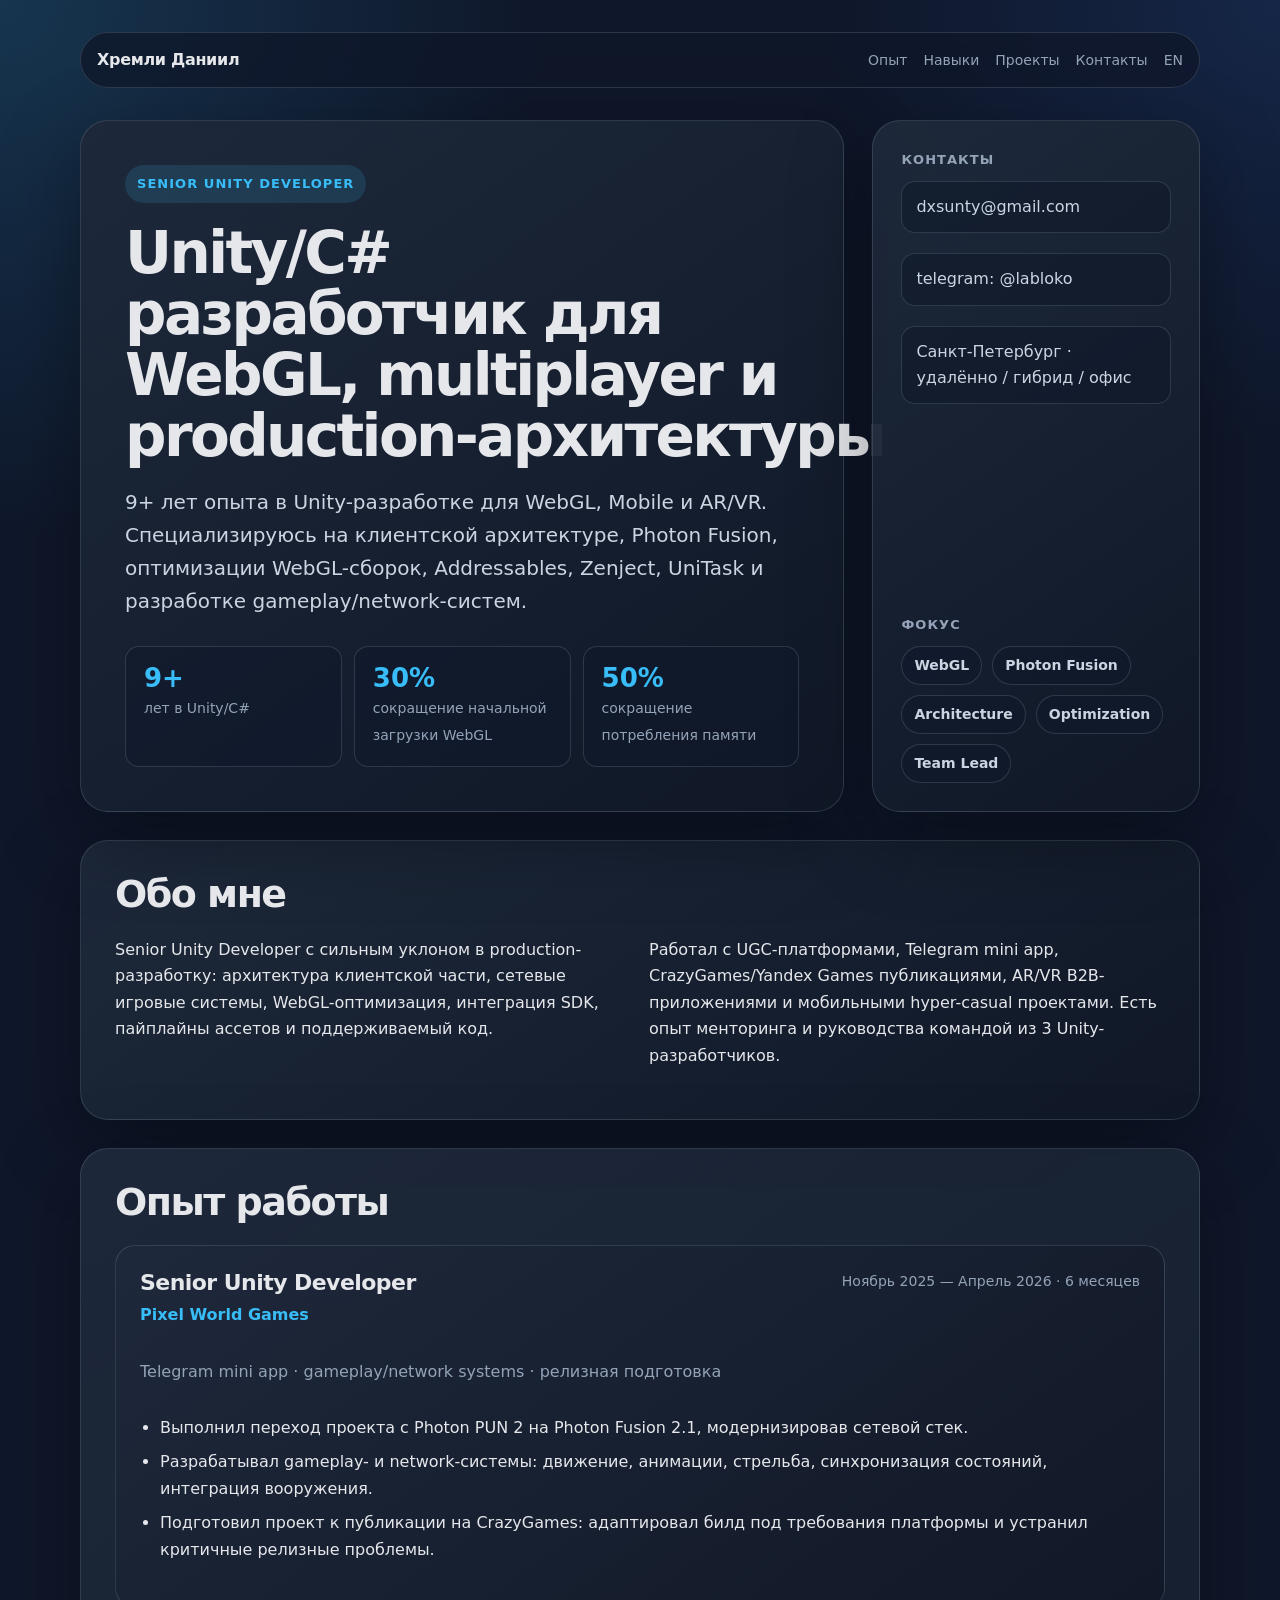
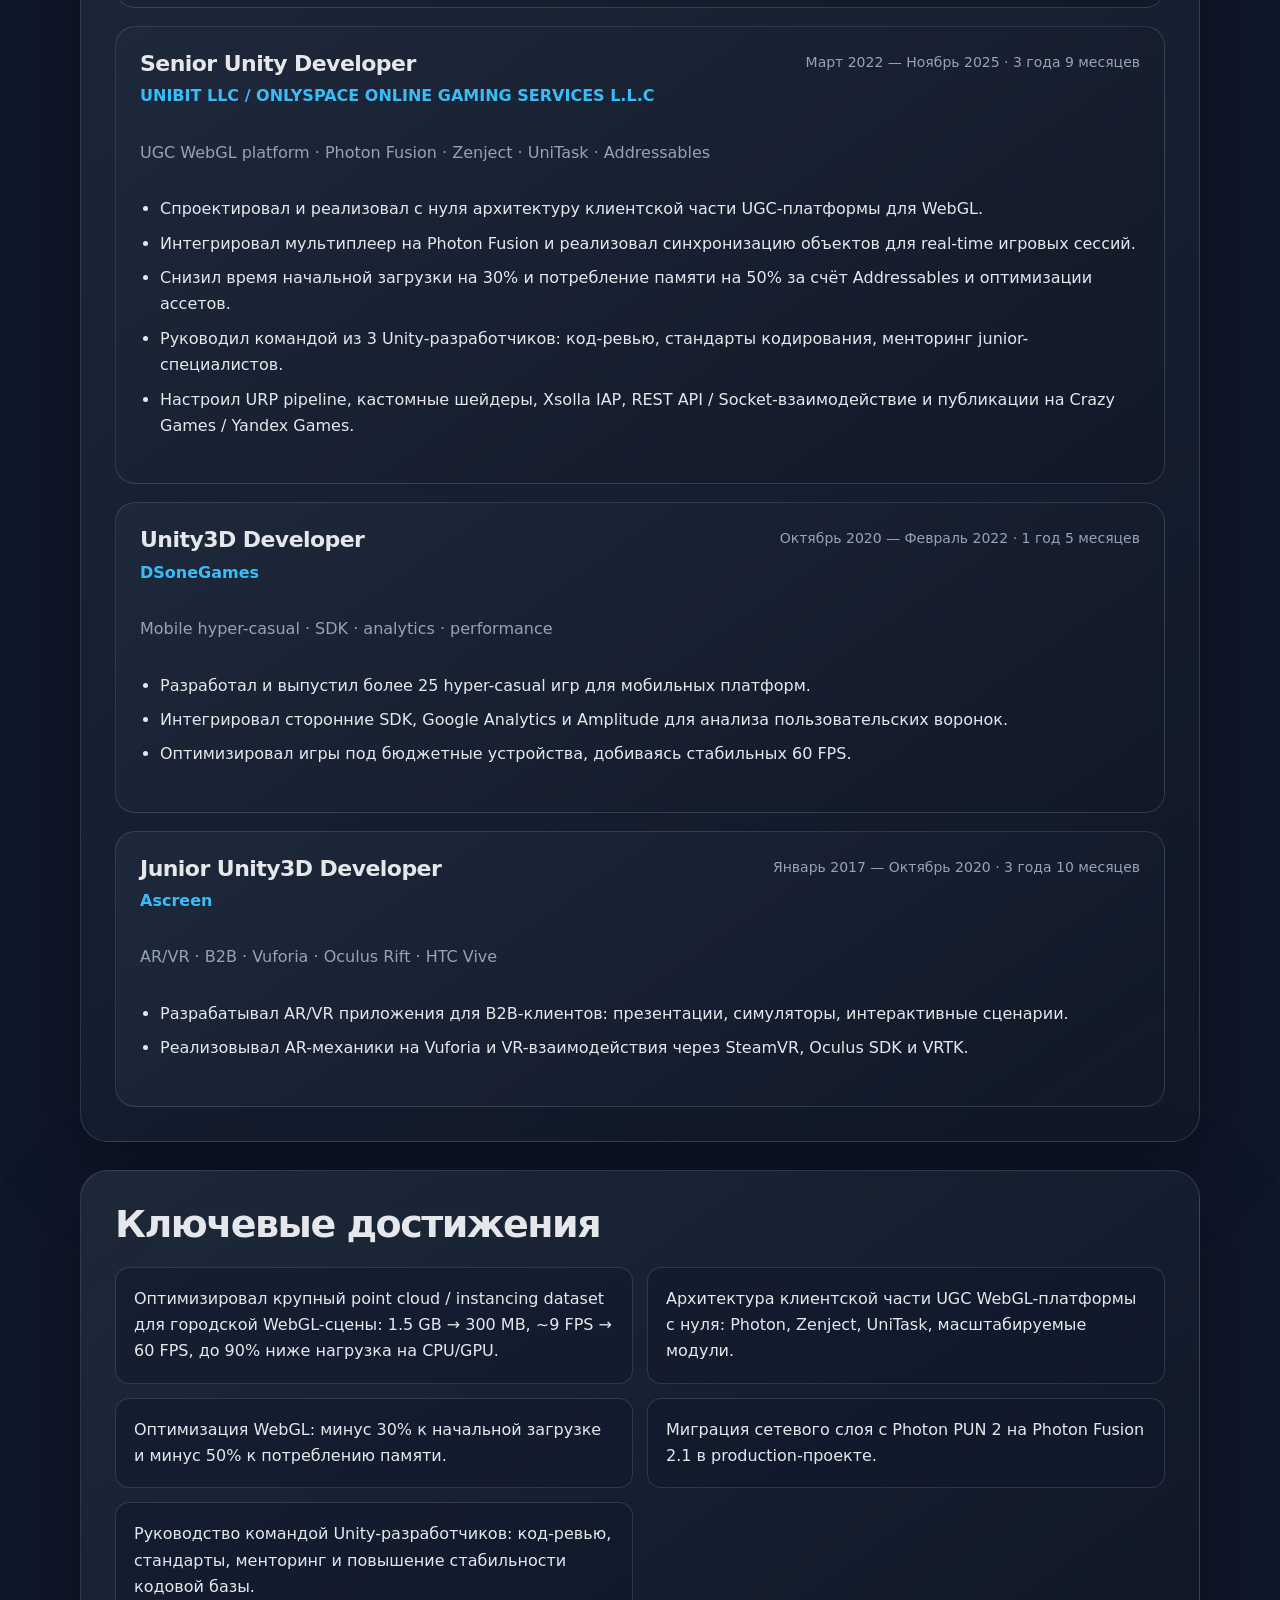
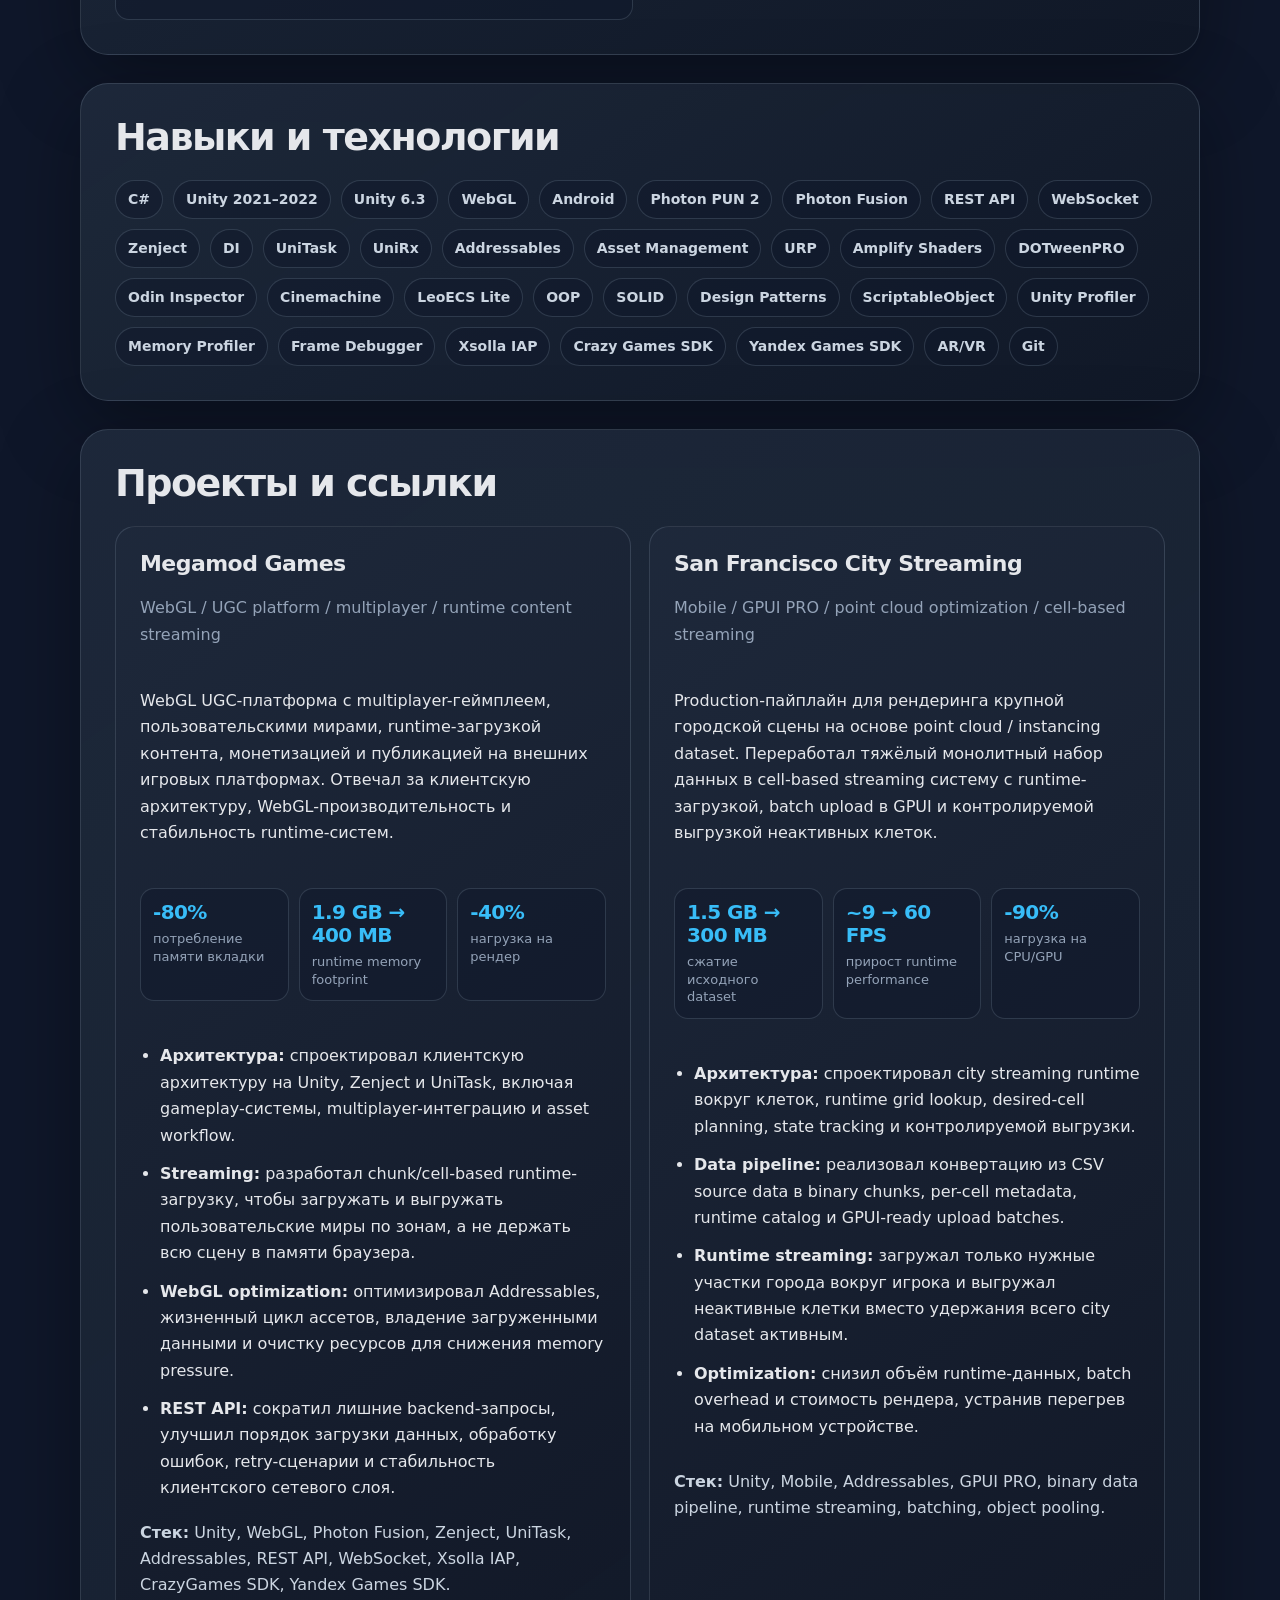
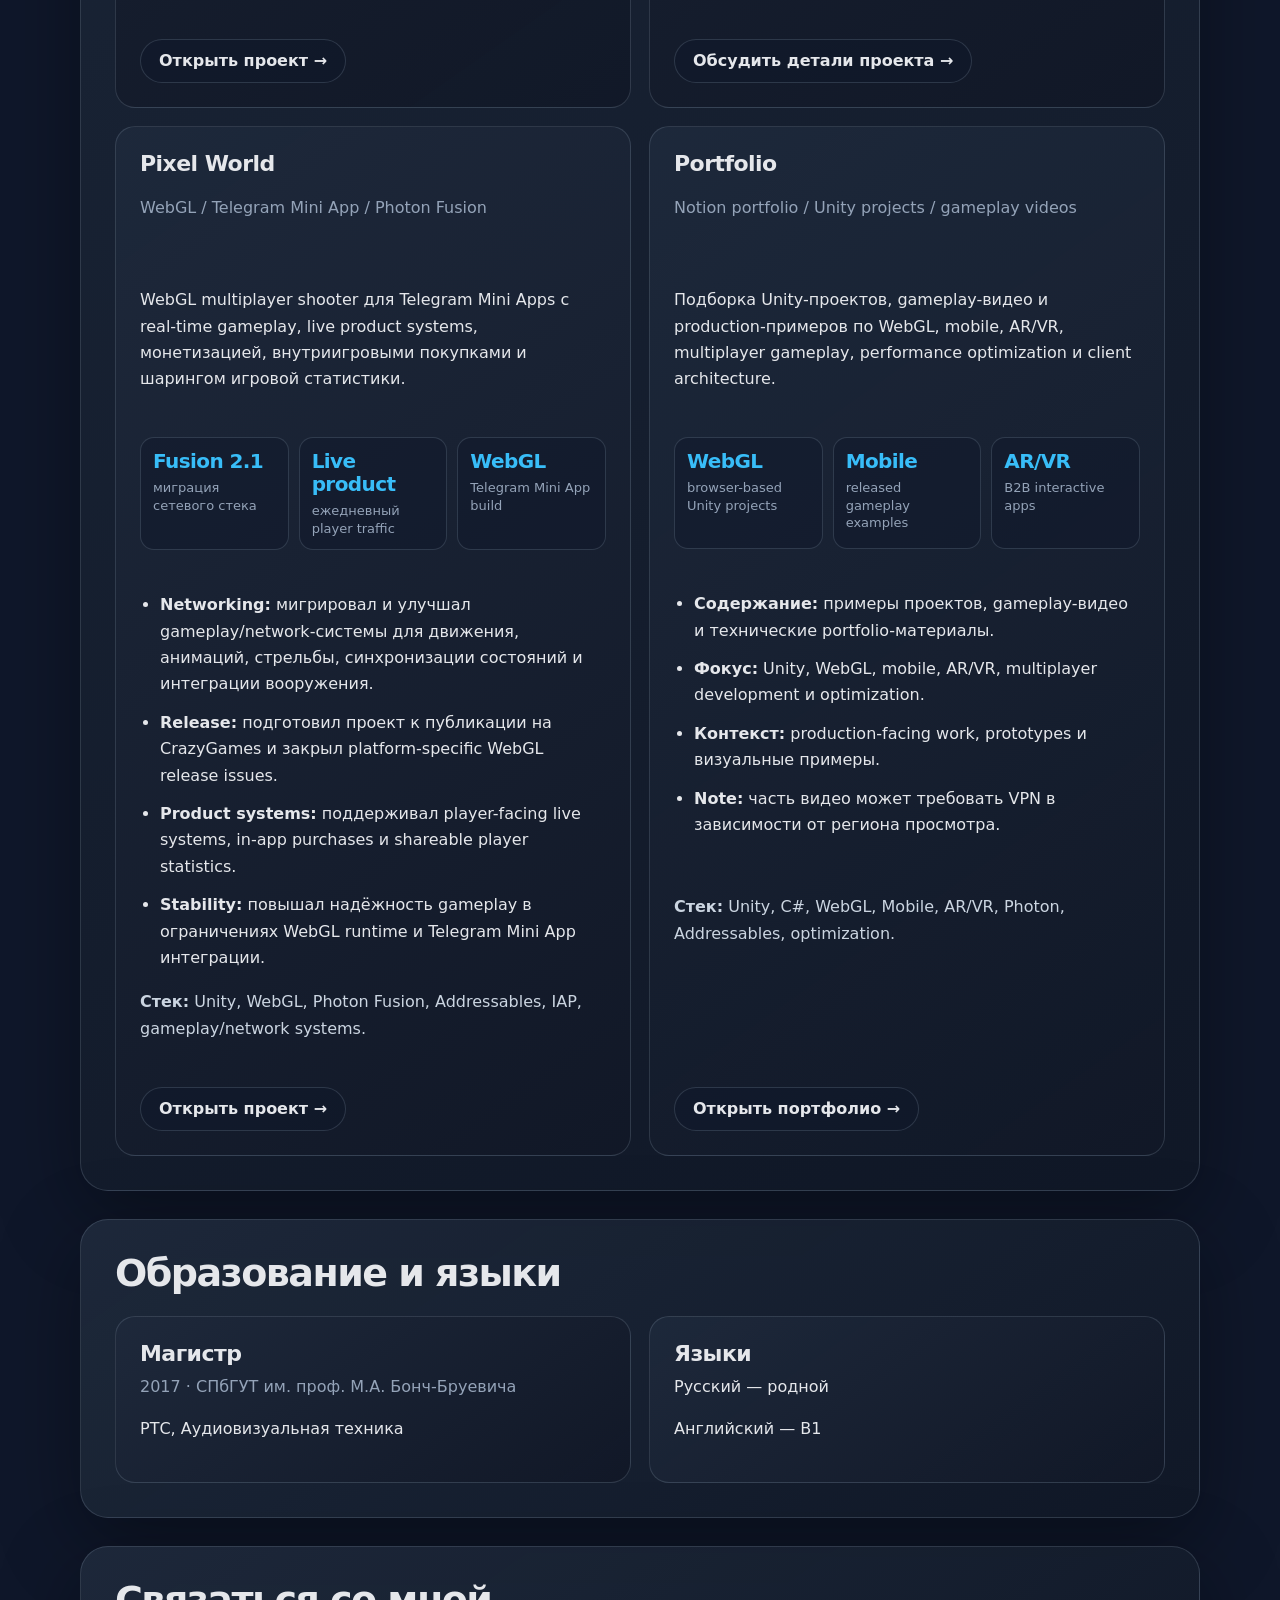
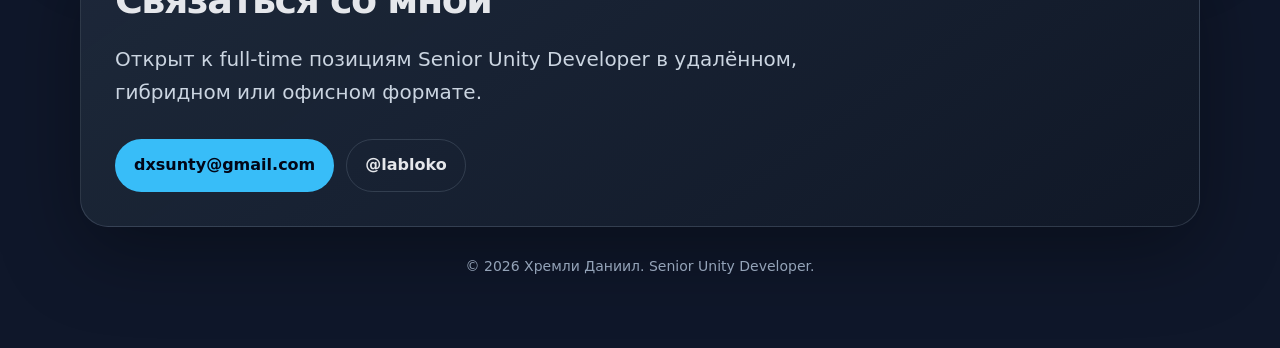
<file: cv-ru/index-ru.html>
<!DOCTYPE html>
<html lang="ru">
<head>
    <meta charset="UTF-8"/>
    <meta name="viewport" content="width=device-width, initial-scale=1.0"/>
    <meta name="description"
          content="Хремли Даниил — Senior Unity Developer. 9+ лет опыта в Unity/C#, WebGL, Photon Fusion, Zenject, UniTask, Addressables, AR/VR и мобильной разработке."/>
    <meta name="keywords"
          content="Unity Developer, Senior Unity Developer, Unity WebGL, Photon Fusion, C#, Zenject, UniTask, Addressables, AR VR, Game Developer"/>
    <meta name="author" content="Хремли Даниил"/>

    <meta property="og:title" content="Хремли Даниил — Senior Unity Developer"/>
    <meta property="og:description"
          content="Senior Unity Developer с 9+ годами опыта в WebGL, Mobile, AR/VR, Photon Fusion и архитектуре Unity-проектов."/>
    <meta property="og:type" content="website"/>
    <meta property="og:url" content="https://iabloko.github.io/DaniilKhremli-CV/cv-ru/index-ru.html"/>
    <script type="application/ld+json">
        {
            "@context": "https://schema.org",
            "@type": "Person",
            "name": "Хремли Даниил",
            "alternateName": [
                "Daniil Khremli",
                "Хремли Даниил",
                "iabloko"
            ],
            "jobTitle": "Senior Unity Developer",
            "description": "Senior Unity Developer с 9+ годами опыта в Unity/C#, WebGL, Photon Fusion, Zenject, UniTask, Addressables, AR/VR и мобильной разработке.",
            "email": "mailto:dxsunty@gmail.com",
            "url": "https://YOUR_GITHUB_PAGES_URL/cv-ru/index-ru.html",
            "sameAs": [
                "https://t.me/labloko",
                "https://www.crazygames.com/game/megamodgames",
                "https://pw.game/",
                "https://daniilkhremli.notion.site/Khremli-Daniil-3558e0cfb75980f28465c7d441dc53a8?pvs=74"
            ],
            "knowsAbout": [
                "Unity",
                "C#",
                "Unity WebGL",
                "Photon Fusion",
                "Photon PUN 2",
                "Zenject",
                "UniTask",
                "Addressables",
                "AR/VR",
                "Mobile game development",
                "Gameplay systems",
                "Network synchronization",
                "Unity optimization",
                "CrazyGames SDK",
                "Yandex Games SDK",
                "Telegram Mini Apps",
                "REST API",
                "WebSocket"
            ],
            "hasOccupation": {
                "@type": "Occupation",
                "name": "Senior Unity Developer",
                "skills": "Unity, C#, WebGL, Photon Fusion, Zenject, UniTask, Addressables, AR/VR, mobile development, gameplay systems, network synchronization, optimization"
            },
            "workExample": [
                {
                    "@type": "CreativeWork",
                    "name": "Megamod Games",
                    "url": "https://www.crazygames.com/game/megamodgames",
                    "description": "WebGL UGC platform with multiplayer gameplay, Addressables, monetization and external platform releases."
                },
                {
                    "@type": "CreativeWork",
                    "name": "San Francisco City Streaming",
                    "description": "City-scale mobile point cloud and GPUI runtime streaming optimization: 1.5 GB to 300 MB, 9 FPS to 60 FPS, and significantly reduced CPU/GPU load."
                },
                {
                    "@type": "CreativeWork",
                    "name": "Pixel World",
                    "url": "https://pw.game/",
                    "description": "WebGL multiplayer shooter for Telegram Mini Apps supporting thousands of daily players, in-app purchases and shareable player statistics."
                },
                {
                    "@type": "CreativeWork",
                    "name": "Portfolio",
                    "url": "https://daniilkhremli.notion.site/Khremli-Daniil-3558e0cfb75980f28465c7d441dc53a8?pvs=74",
                    "description": "Collection of Unity projects, videos and portfolio materials."
                }
            ]
        }
    </script>

    <link rel="stylesheet" href="../styles.css"/>
    <link rel="stylesheet" href="../project-stack-fix.css"/>
    <link rel="canonical" href="https://iabloko.github.io/DaniilKhremli-CV/cv-ru/index-ru.html"/>
    <link rel="alternate" hreflang="en" href="https://iabloko.github.io/DaniilKhremli-CV/cv-en/index-en.html"/>
    <link rel="alternate" hreflang="ru" href="https://iabloko.github.io/DaniilKhremli-CV/cv-ru/index-ru.html"/>
    <link rel="alternate" hreflang="x-default" href="https://iabloko.github.io/DaniilKhremli-CV/"/>

    <script defer src="https://cloud.umami.is/script.js" data-website-id="bb255612-b132-4e96-9bab-b88a3695d3e5"></script>
    <title>Хремли Даниил — Senior Unity Developer</title>
</head>
<body>
<main class="page">
    <nav class="nav" aria-label="Основная навигация">
        <a href="#top" class="nav-name">Хремли Даниил</a>
        <div class="nav-links">
            <a href="#experience">Опыт</a>
            <a href="#skills">Навыки</a>
            <a href="#projects">Проекты</a>
            <a href="#contacts">Контакты</a>
            <a href="../cv-en/index-en.html">EN</a>
        </div>
    </nav>

    <header class="hero" id="top">
        <section class="hero-main" aria-labelledby="hero-title">
            <p class="eyebrow">Senior Unity Developer</p>
            <h1 id="hero-title">Unity/C# разработчик для WebGL, multiplayer и production‑архитектуры</h1>
            <p class="lead">
                9+ лет опыта в Unity-разработке для WebGL, Mobile и AR/VR. Специализируюсь на клиентской архитектуре,
                Photon Fusion, оптимизации WebGL-сборок, Addressables, Zenject, UniTask и разработке
                gameplay/network-систем.
            </p>

            <div class="stats" aria-label="Ключевые показатели">
                <div class="stat">
                    <strong>9+</strong>
                    <span>лет в Unity/C#</span>
                </div>
                <div class="stat">
                    <strong>30%</strong>
                    <span>сокращение начальной загрузки WebGL</span>
                </div>
                <div class="stat">
                    <strong>50%</strong>
                    <span>сокращение потребления памяти</span>
                </div>
            </div>
        </section>

        <aside class="hero-side" aria-label="Контактная информация">
            <div>
                <p class="side-title">Контакты</p>
                <ul class="contact-list">
                    <li><a href="mailto:dxsunty@gmail.com">dxsunty@gmail.com</a></li>
                    <li><a href="https://t.me/labloko" target="_blank" rel="noopener noreferrer">telegram: @labloko</a>
                    </li>
                    <li><span>Санкт-Петербург · удалённо / гибрид / офис</span></li>
                </ul>
            </div>

            <div>
                <p class="side-title">Фокус</p>
                <div class="tags">
                    <span class="tag">WebGL</span>
                    <span class="tag">Photon Fusion</span>
                    <span class="tag">Architecture</span>
                    <span class="tag">Optimization</span>
                    <span class="tag">Team Lead</span>
                </div>
            </div>
        </aside>
    </header>

    <section class="section" aria-labelledby="about-title">
        <h2 id="about-title">Обо мне</h2>
        <div class="grid-2">
            <p>
                Senior Unity Developer с сильным уклоном в production-разработку: архитектура клиентской части,
                сетевые игровые системы, WebGL-оптимизация, интеграция SDK, пайплайны ассетов и поддерживаемый код.
            </p>
            <p>
                Работал с UGC-платформами, Telegram mini app, CrazyGames/Yandex Games публикациями, AR/VR
                B2B-приложениями
                и мобильными hyper-casual проектами. Есть опыт менторинга и руководства командой из 3
                Unity-разработчиков.
            </p>
        </div>
    </section>

    <section class="section" id="experience" aria-labelledby="experience-title">
        <h2 id="experience-title">Опыт работы</h2>
        <div class="cards">
            <article class="card">
                <div class="card-header">
                    <div>
                        <h3>Senior Unity Developer</h3>
                        <p class="company">Pixel World Games</p>
                    </div>
                    <p class="period">Ноябрь 2025 — Апрель 2026 · 6 месяцев</p>
                </div>
                <p class="muted">Telegram mini app · gameplay/network systems · релизная подготовка</p>
                <ul>
                    <li>Выполнил переход проекта с Photon PUN 2 на Photon Fusion 2.1, модернизировав сетевой стек.</li>
                    <li>Разрабатывал gameplay- и network-системы: движение, анимации, стрельба, синхронизация состояний,
                        интеграция вооружения.
                    </li>
                    <li>Подготовил проект к публикации на CrazyGames: адаптировал билд под требования платформы и
                        устранил критичные релизные проблемы.
                    </li>
                </ul>
            </article>

            <article class="card">
                <div class="card-header">
                    <div>
                        <h3>Senior Unity Developer</h3>
                        <p class="company">UNIBIT LLC / ONLYSPACE ONLINE GAMING SERVICES L.L.C</p>
                    </div>
                    <p class="period">Март 2022 — Ноябрь 2025 · 3 года 9 месяцев</p>
                </div>
                <p class="muted">UGC WebGL platform · Photon Fusion · Zenject · UniTask · Addressables</p>
                <ul>
                    <li>Спроектировал и реализовал с нуля архитектуру клиентской части UGC-платформы для WebGL.</li>
                    <li>Интегрировал мультиплеер на Photon Fusion и реализовал синхронизацию объектов для real-time
                        игровых сессий.
                    </li>
                    <li>Снизил время начальной загрузки на 30% и потребление памяти на 50% за счёт Addressables и
                        оптимизации ассетов.
                    </li>
                    <li>Руководил командой из 3 Unity-разработчиков: код-ревью, стандарты кодирования, менторинг
                        junior-специалистов.
                    </li>
                    <li>Настроил URP pipeline, кастомные шейдеры, Xsolla IAP, REST API / Socket-взаимодействие и
                        публикации на Crazy Games / Yandex Games.
                    </li>
                </ul>
            </article>

            <article class="card">
                <div class="card-header">
                    <div>
                        <h3>Unity3D Developer</h3>
                        <p class="company">DSoneGames</p>
                    </div>
                    <p class="period">Октябрь 2020 — Февраль 2022 · 1 год 5 месяцев</p>
                </div>
                <p class="muted">Mobile hyper-casual · SDK · analytics · performance</p>
                <ul>
                    <li>Разработал и выпустил более 25 hyper-casual игр для мобильных платформ.</li>
                    <li>Интегрировал сторонние SDK, Google Analytics и Amplitude для анализа пользовательских воронок.
                    </li>
                    <li>Оптимизировал игры под бюджетные устройства, добиваясь стабильных 60 FPS.</li>
                </ul>
            </article>

            <article class="card">
                <div class="card-header">
                    <div>
                        <h3>Junior Unity3D Developer</h3>
                        <p class="company">Ascreen</p>
                    </div>
                    <p class="period">Январь 2017 — Октябрь 2020 · 3 года 10 месяцев</p>
                </div>
                <p class="muted">AR/VR · B2B · Vuforia · Oculus Rift · HTC Vive</p>
                <ul>
                    <li>Разрабатывал AR/VR приложения для B2B-клиентов: презентации, симуляторы, интерактивные
                        сценарии.
                    </li>
                    <li>Реализовывал AR-механики на Vuforia и VR-взаимодействия через SteamVR, Oculus SDK и VRTK.</li>
                </ul>
            </article>
        </div>
    </section>

    <section class="section" aria-labelledby="achievements-title">
        <h2 id="achievements-title">Ключевые достижения</h2>
        <ul class="highlight-list">
            <li>Оптимизировал крупный point cloud / instancing dataset для городской WebGL-сцены: 1.5 GB → 300 MB, ~9
                FPS → 60 FPS, до 90% ниже нагрузка на CPU/GPU.
            </li>
            <li>Архитектура клиентской части UGC WebGL-платформы с нуля: Photon, Zenject, UniTask, масштабируемые
                модули.
            </li>
            <li>Оптимизация WebGL: минус 30% к начальной загрузке и минус 50% к потреблению памяти.</li>
            <li>Миграция сетевого слоя с Photon PUN 2 на Photon Fusion 2.1 в production-проекте.</li>
            <li>Руководство командой Unity-разработчиков: код-ревью, стандарты, менторинг и повышение стабильности
                кодовой базы.
            </li>
        </ul>
    </section>

    <section class="section" id="skills" aria-labelledby="skills-title">
        <h2 id="skills-title">Навыки и технологии</h2>
        <div class="tags">
            <span class="tag">C#</span>
            <span class="tag">Unity 2021–2022</span>
            <span class="tag">Unity 6.3</span>
            <span class="tag">WebGL</span>
            <span class="tag">Android</span>
            <span class="tag">Photon PUN 2</span>
            <span class="tag">Photon Fusion</span>
            <span class="tag">REST API</span>
            <span class="tag">WebSocket</span>
            <span class="tag">Zenject</span>
            <span class="tag">DI</span>
            <span class="tag">UniTask</span>
            <span class="tag">UniRx</span>
            <span class="tag">Addressables</span>
            <span class="tag">Asset Management</span>
            <span class="tag">URP</span>
            <span class="tag">Amplify Shaders</span>
            <span class="tag">DOTweenPRO</span>
            <span class="tag">Odin Inspector</span>
            <span class="tag">Cinemachine</span>
            <span class="tag">LeoECS Lite</span>
            <span class="tag">OOP</span>
            <span class="tag">SOLID</span>
            <span class="tag">Design Patterns</span>
            <span class="tag">ScriptableObject</span>
            <span class="tag">Unity Profiler</span>
            <span class="tag">Memory Profiler</span>
            <span class="tag">Frame Debugger</span>
            <span class="tag">Xsolla IAP</span>
            <span class="tag">Crazy Games SDK</span>
            <span class="tag">Yandex Games SDK</span>
            <span class="tag">AR/VR</span>
            <span class="tag">Git</span>
        </div>
    </section>

    <section class="section" id="projects" aria-labelledby="projects-title">
        <h2 id="projects-title">Проекты и ссылки</h2>

        <div class="grid-2">
            <article class="card project-card" itemscope itemtype="https://schema.org/CreativeWork">
                <h3 itemprop="name">Megamod Games</h3>
                <p class="muted">WebGL / UGC platform / multiplayer / runtime content streaming</p>

                <p class="project-description" itemprop="description">
                    WebGL UGC-платформа с multiplayer-геймплеем, пользовательскими мирами,
                    runtime-загрузкой контента, монетизацией и публикацией на внешних игровых платформах.
                    Отвечал за клиентскую архитектуру, WebGL-производительность и стабильность runtime-систем.
                </p>

                <div class="project-metrics" aria-label="Ключевые результаты Megamod Games">
                    <div class="project-metric">
                        <strong>-80%</strong>
                        <span>потребление памяти вкладки</span>
                    </div>
                    <div class="project-metric">
                        <strong>1.9 GB → 400 MB</strong>
                        <span>runtime memory footprint</span>
                    </div>
                    <div class="project-metric">
                        <strong>-40%</strong>
                        <span>нагрузка на рендер</span>
                    </div>
                </div>

                <ul class="project-points">
                    <li>
                        <strong>Архитектура:</strong> спроектировал клиентскую архитектуру на Unity,
                        Zenject и UniTask, включая gameplay-системы, multiplayer-интеграцию и asset workflow.
                    </li>
                    <li>
                        <strong>Streaming:</strong> разработал chunk/cell-based runtime-загрузку, чтобы загружать и
                        выгружать пользовательские миры по зонам, а не держать всю сцену в памяти браузера.
                    </li>
                    <li>
                        <strong>WebGL optimization:</strong> оптимизировал Addressables, жизненный цикл ассетов,
                        владение загруженными данными и очистку ресурсов для снижения memory pressure.
                    </li>
                    <li>
                        <strong>REST API:</strong> сократил лишние backend-запросы, улучшил порядок загрузки данных,
                        обработку ошибок, retry-сценарии и стабильность клиентского сетевого слоя.
                    </li>
                </ul>

                <p class="project-stack">
                    <strong>Стек:</strong> Unity, WebGL, Photon Fusion, Zenject, UniTask, Addressables,
                    REST API, WebSocket, Xsolla IAP, CrazyGames SDK, Yandex Games SDK.
                </p>

                <a itemprop="url" href="https://www.crazygames.com/game/megamodgames" target="_blank"
                   rel="noopener noreferrer">Открыть проект →</a>
            </article>

            <article class="card project-card" itemscope itemtype="https://schema.org/CreativeWork">
                <h3 itemprop="name">San Francisco City Streaming</h3>
                <p class="muted">Mobile / GPUI PRO / point cloud optimization / cell-based streaming</p>

                <p class="project-description" itemprop="description">
                    Production-пайплайн для рендеринга крупной городской сцены на основе point cloud / instancing dataset.
                    Переработал тяжёлый монолитный набор данных в cell-based streaming систему с runtime-загрузкой,
                    batch upload в GPUI и контролируемой выгрузкой неактивных клеток.
                </p>

                <div class="project-metrics" aria-label="Ключевые результаты San Francisco City Streaming">
                    <div class="project-metric">
                        <strong>1.5 GB → 300 MB</strong>
                        <span>сжатие исходного dataset</span>
                    </div>
                    <div class="project-metric">
                        <strong>~9 → 60 FPS</strong>
                        <span>прирост runtime performance</span>
                    </div>
                    <div class="project-metric">
                        <strong>-90%</strong>
                        <span>нагрузка на CPU/GPU</span>
                    </div>
                </div>

                <ul class="project-points">
                    <li>
                        <strong>Архитектура:</strong> спроектировал city streaming runtime вокруг клеток,
                        runtime grid lookup, desired-cell planning, state tracking и контролируемой выгрузки.
                    </li>
                    <li>
                        <strong>Data pipeline:</strong> реализовал конвертацию из CSV source data в binary chunks,
                        per-cell metadata, runtime catalog и GPUI-ready upload batches.
                    </li>
                    <li>
                        <strong>Runtime streaming:</strong> загружал только нужные участки города вокруг игрока и
                        выгружал неактивные клетки вместо удержания всего city dataset активным.
                    </li>
                    <li>
                        <strong>Optimization:</strong> снизил объём runtime-данных, batch overhead и стоимость рендера,
                        устранив перегрев на мобильном устройстве.
                    </li>
                </ul>

                <p class="project-stack">
                    <strong>Стек:</strong> Unity, Mobile, Addressables, GPUI PRO, binary data pipeline,
                    runtime streaming, batching, object pooling.
                </p>
                
                <a itemprop="url" href="https://pw.game/" target="_blank" rel="noopener noreferrer">Обсудить детали проекта →</a>
            </article>

            <article class="card project-card" itemscope itemtype="https://schema.org/CreativeWork">
                <h3 itemprop="name">Pixel World</h3>
                <p class="muted">WebGL / Telegram Mini App / Photon Fusion</p>

                <p class="project-description" itemprop="description">
                    WebGL multiplayer shooter для Telegram Mini Apps с real-time gameplay,
                    live product systems, монетизацией, внутриигровыми покупками и шарингом игровой статистики.
                </p>

                <div class="project-metrics" aria-label="Ключевые результаты Pixel World">
                    <div class="project-metric">
                        <strong>Fusion 2.1</strong>
                        <span>миграция сетевого стека</span>
                    </div>
                    <div class="project-metric">
                        <strong>Live product</strong>
                        <span>ежедневный player traffic</span>
                    </div>
                    <div class="project-metric">
                        <strong>WebGL</strong>
                        <span>Telegram Mini App build</span>
                    </div>
                </div>

                <ul class="project-points">
                    <li>
                        <strong>Networking:</strong> мигрировал и улучшал gameplay/network-системы для движения,
                        анимаций, стрельбы, синхронизации состояний и интеграции вооружения.
                    </li>
                    <li>
                        <strong>Release:</strong> подготовил проект к публикации на CrazyGames и закрыл
                        platform-specific WebGL release issues.
                    </li>
                    <li>
                        <strong>Product systems:</strong> поддерживал player-facing live systems, in-app purchases
                        и shareable player statistics.
                    </li>
                    <li>
                        <strong>Stability:</strong> повышал надёжность gameplay в ограничениях WebGL runtime
                        и Telegram Mini App интеграции.
                    </li>
                </ul>

                <p class="project-stack">
                    <strong>Стек:</strong> Unity, WebGL, Photon Fusion, Addressables, IAP, gameplay/network systems.
                </p>

                <a itemprop="url" href="https://pw.game/" target="_blank" rel="noopener noreferrer">Открыть проект →</a>
            </article>

            <article class="card project-card" itemscope itemtype="https://schema.org/CreativeWork">
                <h3 itemprop="name">Portfolio</h3>
                <p class="muted">Notion portfolio / Unity projects / gameplay videos</p>

                <p class="project-description" itemprop="description">
                    Подборка Unity-проектов, gameplay-видео и production-примеров по WebGL,
                    mobile, AR/VR, multiplayer gameplay, performance optimization и client architecture.
                </p>

                <div class="project-metrics" aria-label="Фокус портфолио">
                    <div class="project-metric">
                        <strong>WebGL</strong>
                        <span>browser-based Unity projects</span>
                    </div>
                    <div class="project-metric">
                        <strong>Mobile</strong>
                        <span>released gameplay examples</span>
                    </div>
                    <div class="project-metric">
                        <strong>AR/VR</strong>
                        <span>B2B interactive apps</span>
                    </div>
                </div>

                <ul class="project-points">
                    <li>
                        <strong>Содержание:</strong> примеры проектов, gameplay-видео и технические portfolio-материалы.
                    </li>
                    <li>
                        <strong>Фокус:</strong> Unity, WebGL, mobile, AR/VR, multiplayer development и optimization.
                    </li>
                    <li>
                        <strong>Контекст:</strong> production-facing work, prototypes и визуальные примеры.
                    </li>
                    <li>
                        <strong>Note:</strong> часть видео может требовать VPN в зависимости от региона просмотра.
                    </li>
                </ul>

                <p class="project-stack">
                    <strong>Стек:</strong> Unity, C#, WebGL, Mobile, AR/VR, Photon, Addressables, optimization.
                </p>

                <a itemprop="url" href="https://daniilkhremli.notion.site/2b18e0cfb759800e90bde0faaf4b9f69?pvs=74"
                   target="_blank" rel="noopener noreferrer">Открыть портфолио →</a>
            </article>
        </div>
    </section>

    <section class="section" aria-labelledby="education-title">
        <h2 id="education-title">Образование и языки</h2>
        <div class="grid-2">
            <article class="card">
                <h3>Магистр</h3>
                <p class="muted">2017 · СПбГУТ им. проф. М.А. Бонч-Бруевича</p>
                <p>РТС, Аудиовизуальная техника</p>
            </article>

            <article class="card">
                <h3>Языки</h3>
                <p>Русский — родной</p>
                <p>Английский — B1</p>
            </article>
        </div>
    </section>

    <section class="section" id="contacts" aria-labelledby="contacts-title">
        <h2 id="contacts-title">Связаться со мной</h2>
        <p class="lead">
            Открыт к full-time позициям Senior Unity Developer в удалённом, гибридном или офисном формате.
        </p>
        <div class="actions">
            <a class="button" href="mailto:dxsunty@gmail.com">dxsunty@gmail.com</a>
            <a class="button secondary" href="https://t.me/labloko" target="_blank"
               rel="noopener noreferrer">@labloko</a>
        </div>
    </section>

    <footer class="footer">
        <p>© 2026 Хремли Даниил. Senior Unity Developer.</p>
    </footer>
</main>
</body>
</html>
</file>
<file: styles.css>
:root {
    --bg: #0f172a;
    --bg-soft: #111827;
    --card: #1e293b;
    --card-light: #273449;
    --text: #e5e7eb;
    --text-muted: #94a3b8;
    --accent: #38bdf8;
    --accent-soft: rgba(56, 189, 248, 0.14);
    --border: rgba(148, 163, 184, 0.22);
    --shadow: 0 24px 80px rgba(0, 0, 0, 0.34);
    --radius-xl: 28px;
    --radius-lg: 20px;
    --radius-md: 14px;
    --page-width: 1120px;
}

* {
    box-sizing: border-box;
}

html {
    scroll-behavior: smooth;
}

body {
    margin: 0;
    font-family: Inter, ui-sans-serif, system-ui, -apple-system, BlinkMacSystemFont, "Segoe UI", sans-serif;
    background: radial-gradient(circle at top left, rgba(56, 189, 248, 0.18), transparent 34rem),
    radial-gradient(circle at top right, rgba(59, 130, 246, 0.14), transparent 28rem),
    var(--bg);
    color: var(--text);
    line-height: 1.65;
}

a {
    color: inherit;
    text-decoration: none;
}

a:hover {
    color: var(--accent);
}

.page {
    width: min(100% - 32px, var(--page-width));
    margin: 0 auto;
    padding: 32px 0 56px;
}

.nav {
    position: sticky;
    top: 12px;
    z-index: 20;
    display: flex;
    align-items: center;
    justify-content: space-between;
    gap: 16px;
    margin-bottom: 32px;
    padding: 14px 16px;
    border: 1px solid var(--border);
    border-radius: 999px;
    background: rgba(15, 23, 42, 0.76);
    backdrop-filter: blur(18px);
}

.nav-name {
    font-weight: 800;
    letter-spacing: -0.02em;
}

.nav-links {
    display: flex;
    gap: 16px;
    color: var(--text-muted);
    font-size: 14px;
}

.hero {
    display: grid;
    grid-template-columns: minmax(0, 1.4fr) minmax(320px, 0.6fr);
    gap: 28px;
    align-items: stretch;
}

.hero-main,
.hero-side,
.section,
.card {
    border: 1px solid var(--border);
    background: linear-gradient(145deg, rgba(30, 41, 59, 0.96), rgba(17, 24, 39, 0.94));
    box-shadow: var(--shadow);
}

.hero-main {
    padding: 44px;
    border-radius: var(--radius-xl);
}

.hero-side {
    display: flex;
    flex-direction: column;
    justify-content: space-between;
    gap: 22px;
    padding: 28px;
    border-radius: var(--radius-xl);
}

.eyebrow {
    display: inline-flex;
    width: fit-content;
    margin: 0 0 20px;
    padding: 8px 12px;
    border-radius: 999px;
    background: var(--accent-soft);
    color: var(--accent);
    font-size: 13px;
    font-weight: 800;
    letter-spacing: 0.08em;
    text-transform: uppercase;
}

h1,
h2,
h3,
p {
    margin-top: 0;
}

h1 {
    max-width: 760px;
    margin-bottom: 20px;
    font-size: clamp(36px, 5vw, 58px);
    line-height: 1.05;
    letter-spacing: -0.045em;
}

h2 {
    margin-bottom: 22px;
    font-size: clamp(26px, 4vw, 38px);
    line-height: 1.05;
    letter-spacing: -0.04em;
}

h3 {
    margin-bottom: 6px;
    font-size: 22px;
    line-height: 1.2;
    letter-spacing: -0.025em;
}

.lead {
    max-width: 780px;
    margin-bottom: 28px;
    color: #cbd5e1;
    font-size: 20px;
}

.actions {
    display: flex;
    flex-wrap: wrap;
    gap: 12px;
    margin-top: 30px;
}

.button {
    display: inline-flex;
    align-items: center;
    justify-content: center;
    min-height: 46px;
    padding: 12px 18px;
    border-radius: 999px;
    border: 1px solid transparent;
    background: var(--accent);
    color: #020617;
    font-weight: 800;
    transition: transform 0.18s ease, border-color 0.18s ease, background 0.18s ease;
}

.button:hover {
    transform: translateY(-2px);
    color: #020617;
    background: #7dd3fc;
}

.button.secondary {
    background: transparent;
    color: var(--text);
    border-color: var(--border);
}

.button.secondary:hover {
    color: var(--accent);
    border-color: rgba(56, 189, 248, 0.7);
    background: var(--accent-soft);
}

.stats {
    display: grid;
    grid-template-columns: repeat(3, 1fr);
    gap: 12px;
    margin-top: 28px;
}

.stat {
    padding: 18px;
    border: 1px solid var(--border);
    border-radius: var(--radius-md);
    background: rgba(15, 23, 42, 0.48);
}

.stat strong {
    display: block;
    margin-bottom: 4px;
    color: var(--accent);
    font-size: 26px;
    line-height: 1;
}

.stat span {
    color: var(--text-muted);
    font-size: 14px;
}

.contact-list {
    display: grid;
    gap: 12px;
    margin: 0;
    padding: 0;
    list-style: none;
}

.contact-list a,
.contact-list span {
    display: block;
    padding: 12px 14px;
    border-radius: var(--radius-md);
    background: rgba(15, 23, 42, 0.52);
    border: 1px solid var(--border);
    color: #cbd5e1;
    overflow-wrap: anywhere;
}

.side-title {
    margin-bottom: 10px;
    color: var(--text-muted);
    font-size: 13px;
    font-weight: 800;
    letter-spacing: 0.08em;
    text-transform: uppercase;
}

.section {
    margin-top: 28px;
    padding: 34px;
    border-radius: var(--radius-xl);
}

.grid-2 {
    display: grid;
    grid-template-columns: repeat(2, minmax(0, 1fr));
    gap: 18px;
}

.cards {
    display: grid;
    gap: 18px;
}

.card {
    display: flex;
    flex-direction: column;
    padding: 24px;
    border-radius: var(--radius-lg);
    box-shadow: none;
}

.card > a {
    display: inline-flex;
    align-items: center;
    justify-content: center;
    width: fit-content;
    min-height: 44px;
    margin-top: auto;
    padding: 10px 18px;
    border: 1px solid var(--border);
    border-radius: 999px;
    background: rgba(15, 23, 42, 0.48);
    color: var(--text);
    font-weight: 800;
    line-height: 1;
    transition: transform 0.18s ease, border-color 0.18s ease, background 0.18s ease, color 0.18s ease;
}

.card > a:hover {
    transform: translateY(-2px);
    color: var(--accent);
    border-color: rgba(56, 189, 248, 0.7);
    background: var(--accent-soft);
}

.card ul {
    margin-bottom: 20px;
}

.card-header {
    display: flex;
    justify-content: space-between;
    gap: 18px;
    margin-bottom: 14px;
}

.company {
    color: var(--accent);
    font-weight: 800;
}

.period {
    flex: 0 0 auto;
    color: var(--text-muted);
    font-size: 14px;
    text-align: right;
}

.muted {
    color: var(--text-muted);
}

ul {
    margin: 14px 0 0;
    padding-left: 20px;
}

li + li {
    margin-top: 8px;
}

.tags {
    display: flex;
    flex-wrap: wrap;
    gap: 10px;
}

.tag {
    display: inline-flex;
    align-items: center;
    min-height: 34px;
    padding: 7px 12px;
    border: 1px solid var(--border);
    border-radius: 999px;
    background: rgba(15, 23, 42, 0.48);
    color: #cbd5e1;
    font-size: 14px;
    font-weight: 650;
}

.highlight-list {
    display: grid;
    grid-template-columns: repeat(2, minmax(0, 1fr));
    gap: 14px;
    margin-top: 0;
    padding-left: 0;
    list-style: none;
}

.highlight-list li {
    margin: 0;
    padding: 18px;
    border: 1px solid var(--border);
    border-radius: var(--radius-md);
    background: rgba(15, 23, 42, 0.48);
}

.footer {
    margin-top: 28px;
    color: var(--text-muted);
    text-align: center;
    font-size: 14px;
}

@media (max-width: 900px) {
    .hero,
    .grid-2,
    .highlight-list {
        grid-template-columns: 1fr;
    }

    .hero-main {
        padding: 32px;
    }

    .stats {
        grid-template-columns: 1fr;
    }
}

@media (max-width: 680px) {
    .page {
        width: min(100% - 22px, var(--page-width));
        padding-top: 16px;
    }

    .nav {
        position: static;
        align-items: flex-start;
        border-radius: 22px;
    }

    .nav-links {
        display: none;
    }

    .hero-main,
    .hero-side,
    .section {
        padding: 24px;
        border-radius: 22px;
    }

    .card-header {
        flex-direction: column;
        gap: 4px;
    }

    .period {
        text-align: left;
    }

    .actions {
        flex-direction: column;
    }

    .button {
        width: 100%;
    }
}

/* Project cards: symmetric structure for portfolio section */
.project-card {
    display: flex;
    flex-direction: column;
    gap: 18px;
}

.project-card h3,
.project-card .muted,
.project-card p,
.project-card ul {
    margin-top: 0;
}

.project-card h3 {
    margin-bottom: 0;
}

.project-card .muted {
    min-height: 48px;
    margin-bottom: 0;
}

.project-description {
    min-height: 128px;
    margin-bottom: 0;
}

.project-metrics {
    display: grid;
    grid-template-columns: repeat(3, minmax(0, 1fr));
    gap: 10px;
}

.project-metric {
    min-height: 96px;
    padding: 12px;
    border: 1px solid var(--border);
    border-radius: var(--radius-md);
    background: rgba(15, 23, 42, 0.48);
}

.project-metric strong {
    display: block;
    color: var(--accent);
    font-size: 20px;
    line-height: 1.15;
    letter-spacing: -0.03em;
}

.project-metric span {
    display: block;
    margin-top: 6px;
    color: var(--text-muted);
    font-size: 13px;
    line-height: 1.35;
}

.project-points {
    display: flex;
    flex-direction: column;
    gap: 12px;
    margin: 0;
    padding-left: 20px;
}

.project-points li {
    margin-top: 0;
}

.project-stack {
    margin-top: auto;
    margin-bottom: 0;
    color: #cbd5e1;
}

.project-stack + a {
    margin-top: 0;
}

@media (max-width: 900px) {
    .project-card .muted,
    .project-description {
        min-height: auto;
    }
}

@media (max-width: 680px) {
    .project-metrics {
        grid-template-columns: 1fr;
    }
}
</file>
<file: project-stack-fix.css>
/*
    Project cards row-based alignment fix.
    Connect this file AFTER styles.css / styles-symmetric.css:

    <link rel="stylesheet" href="../project-card-row-align.css" />

    Why this exists:
    The project cards have different amounts of text.
    A single global min-height for all .project-points makes the first row acceptable,
    but creates ugly empty gaps in shorter cards like Pixel World / Portfolio.
    This file aligns cards per visual row instead of forcing one height for every card.
*/

@media (min-width: 901px) {
    #projects .grid-2 {
        align-items: stretch;
    }

    #projects .project-card {
        display: flex;
        flex-direction: column;
    }

    #projects .project-card .muted {
        min-height: 52px;
        margin-bottom: 22px;
    }

    #projects .project-card .project-description {
        margin-bottom: 24px;
    }

    #projects .project-card .project-metrics {
        margin-bottom: 24px;
    }

    #projects .project-card .project-points {
        margin-top: 0;
        margin-bottom: 0;
    }

    #projects .project-card .project-stack {
        margin-top: 0;
        margin-bottom: 22px;
    }

    #projects .project-card > a {
        margin-top: auto;
    }

    /*
        Row 1:
        Megamod Games + San Francisco City Streaming.
        These are the heaviest technical cards, so they need a taller bullet area.
    */
    #projects .project-card:nth-child(1) .project-description,
    #projects .project-card:nth-child(2) .project-description {
        min-height: 132px;
    }

    #projects .project-card:nth-child(1) .project-metrics,
    #projects .project-card:nth-child(2) .project-metrics {
        min-height: 112px;
    }

    #projects .project-card:nth-child(1) .project-points,
    #projects .project-card:nth-child(2) .project-points {
        min-height: 390px;
    }

    #projects .project-card:nth-child(1) .project-stack,
    #projects .project-card:nth-child(2) .project-stack {
        min-height: 78px;
    }

    /*
        Row 2:
        Pixel World + Portfolio.
        These cards are shorter. Do NOT use the same bullet height as row 1,
        otherwise the stack block falls too low and the card looks empty.
    */
    #projects .project-card:nth-child(3) .project-description,
    #projects .project-card:nth-child(4) .project-description {
        min-height: 108px;
    }

    #projects .project-card:nth-child(3) .project-metrics,
    #projects .project-card:nth-child(4) .project-metrics {
        min-height: 112px;
    }

    #projects .project-card:nth-child(3) .project-points,
    #projects .project-card:nth-child(4) .project-points {
        min-height: 285px;
    }

    #projects .project-card:nth-child(3) .project-stack,
    #projects .project-card:nth-child(4) .project-stack {
        min-height: 58px;
    }
}

@media (max-width: 900px) {
    #projects .project-card .muted,
    #projects .project-card .project-description,
    #projects .project-card .project-metrics,
    #projects .project-card .project-points,
    #projects .project-card .project-stack {
        min-height: auto;
        margin-bottom: initial;
    }

    #projects .project-card > a {
        margin-top: auto;
    }
}
</file>
